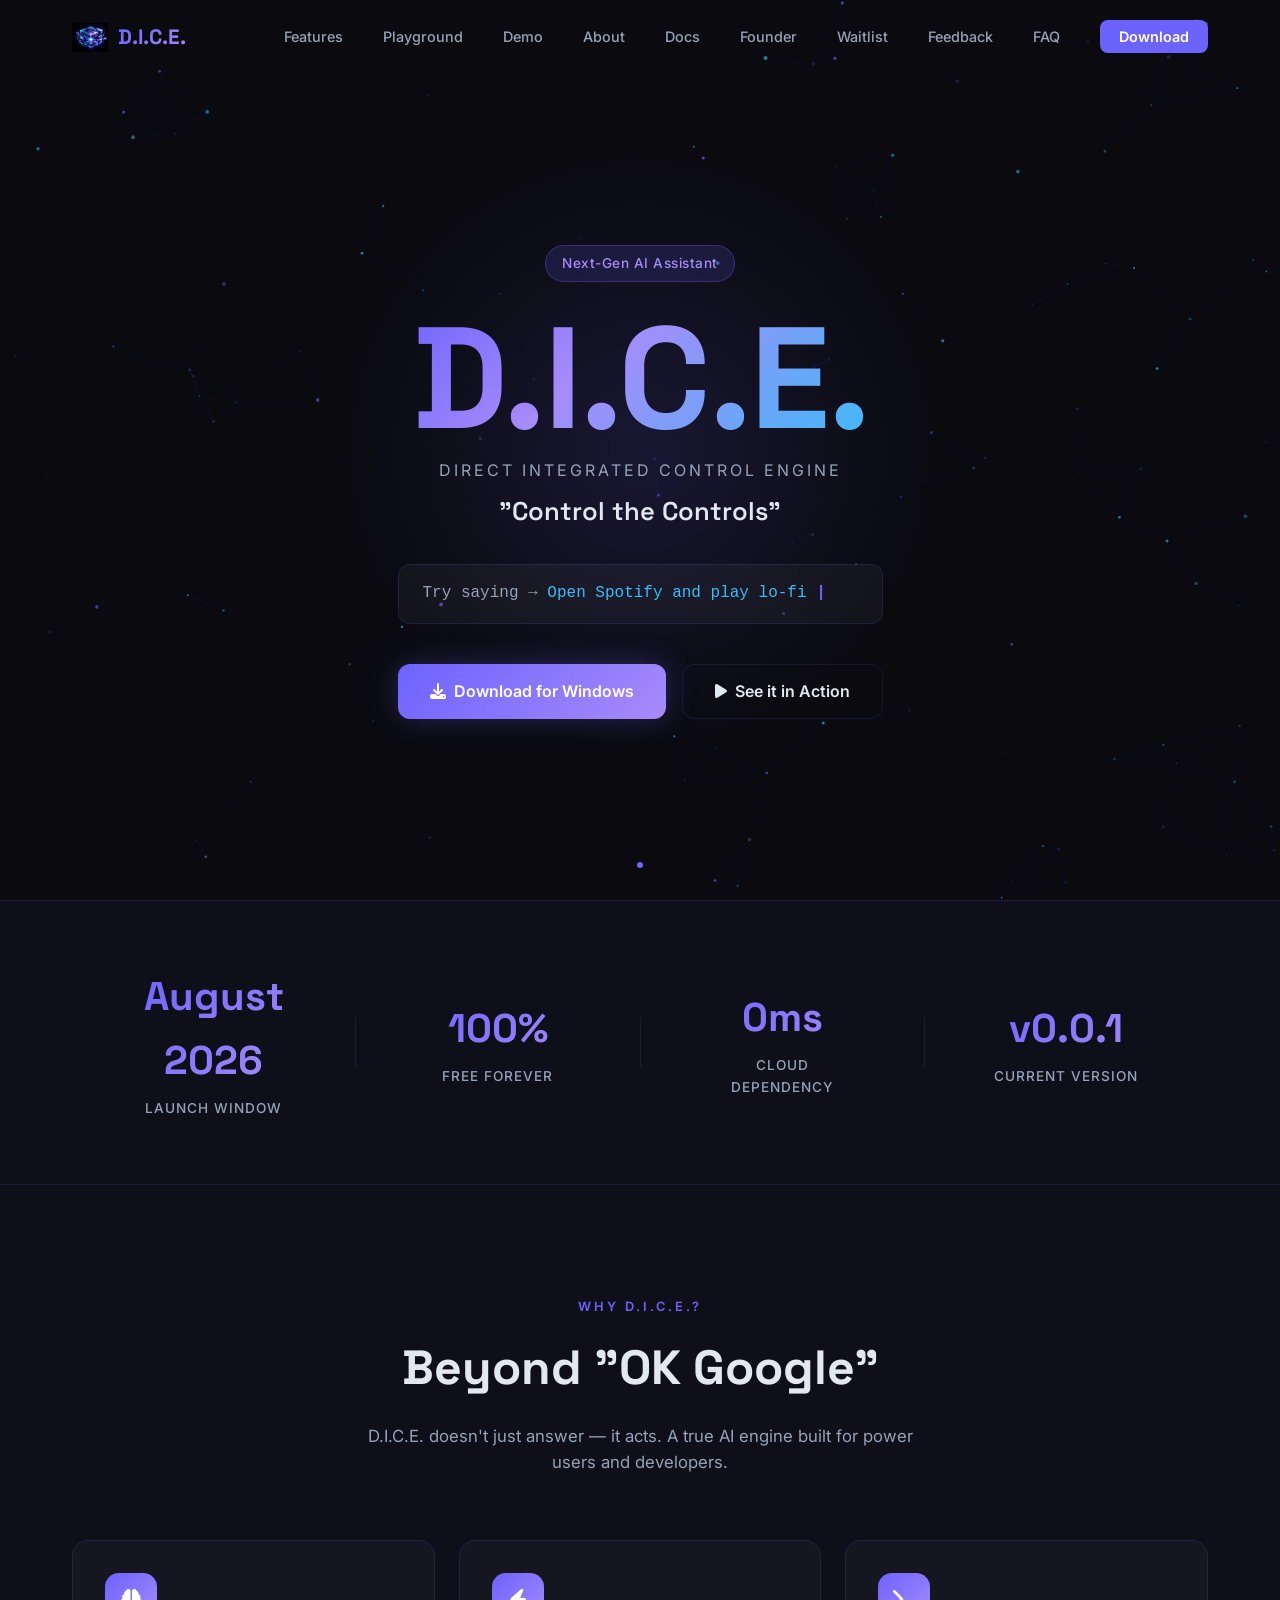
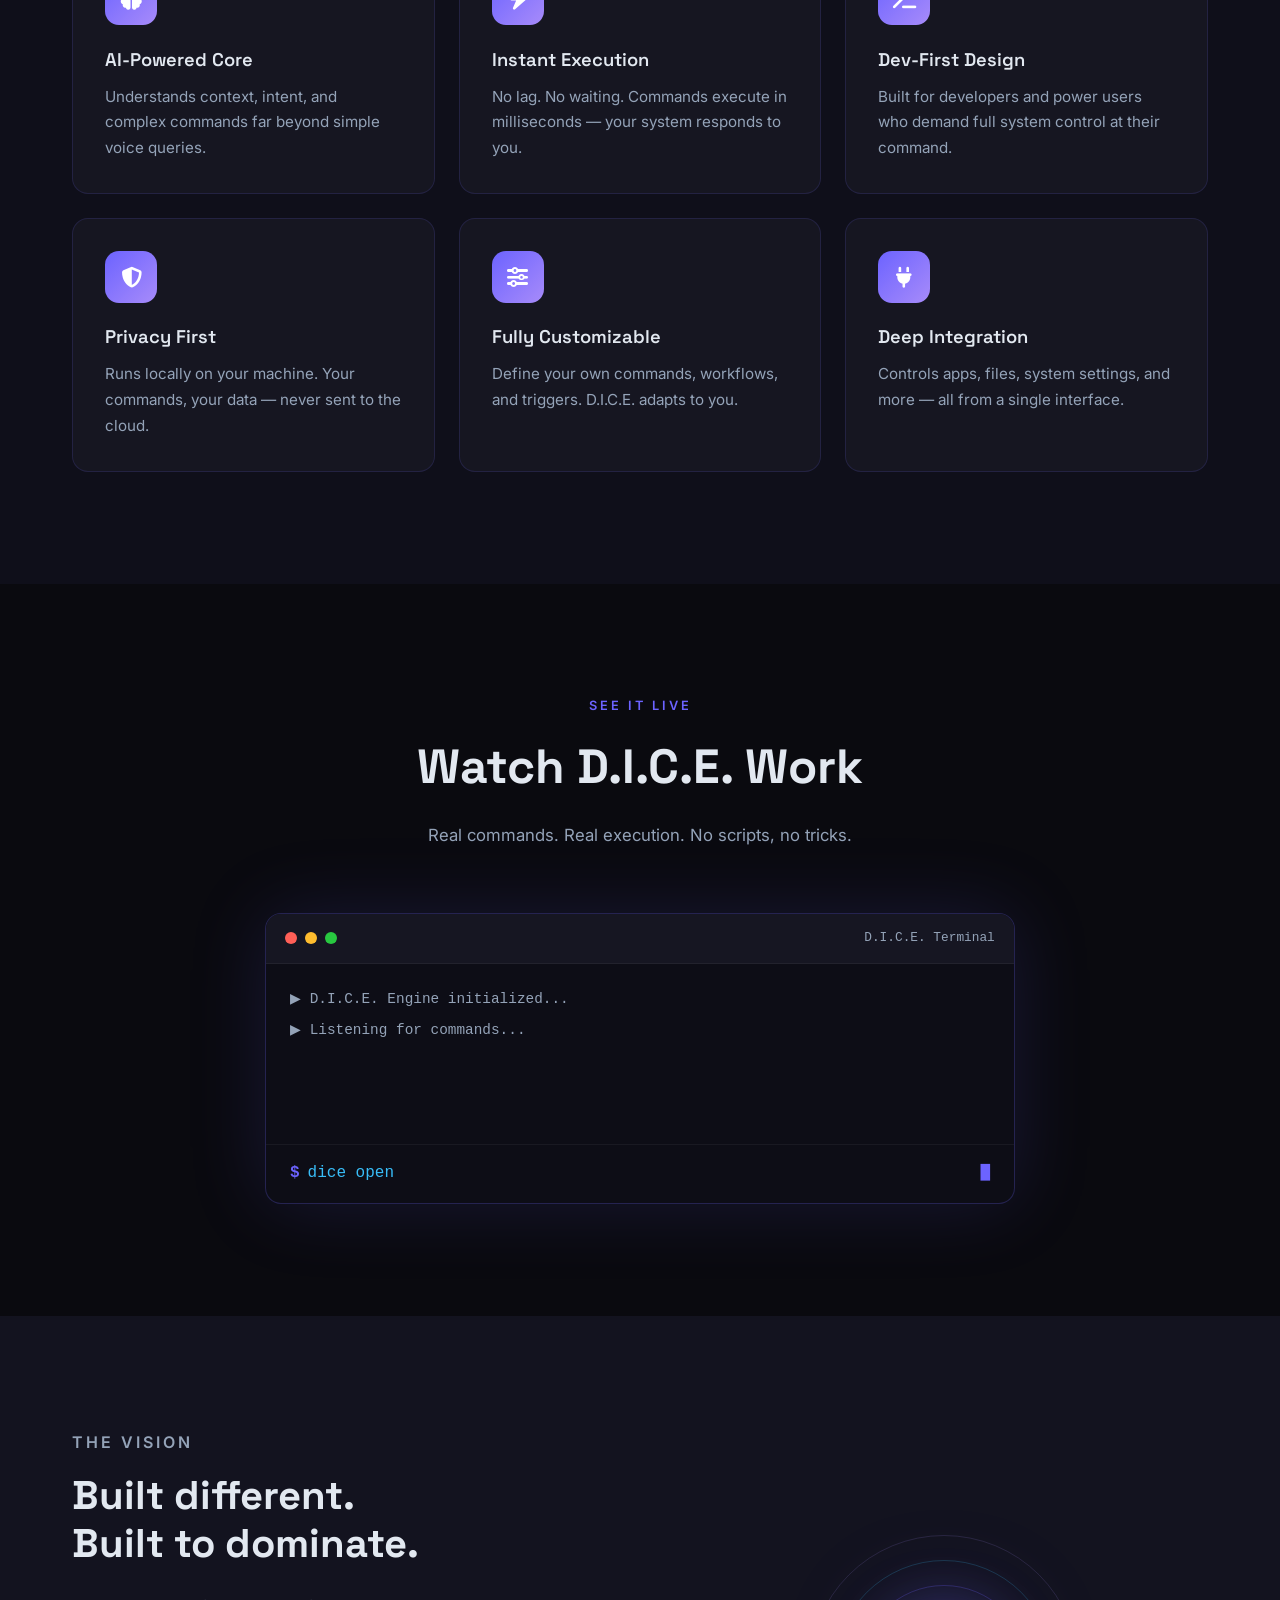
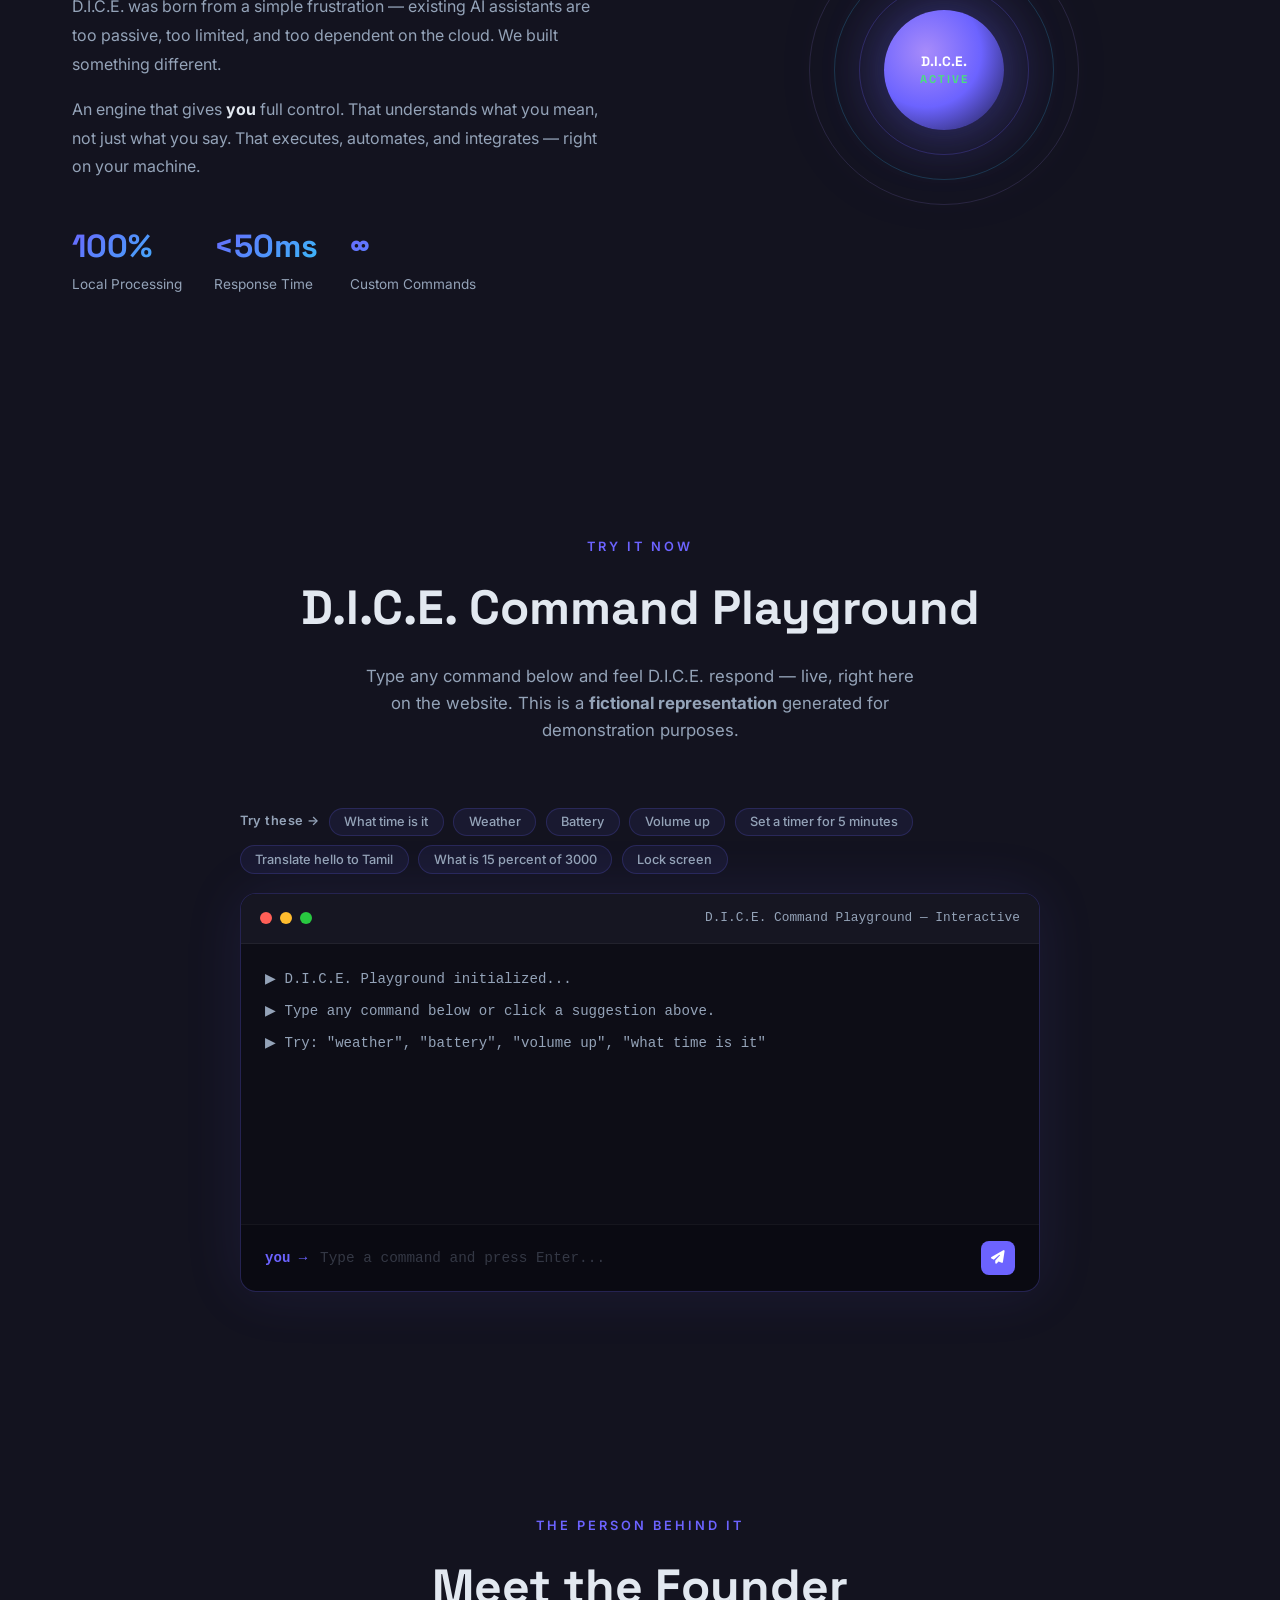
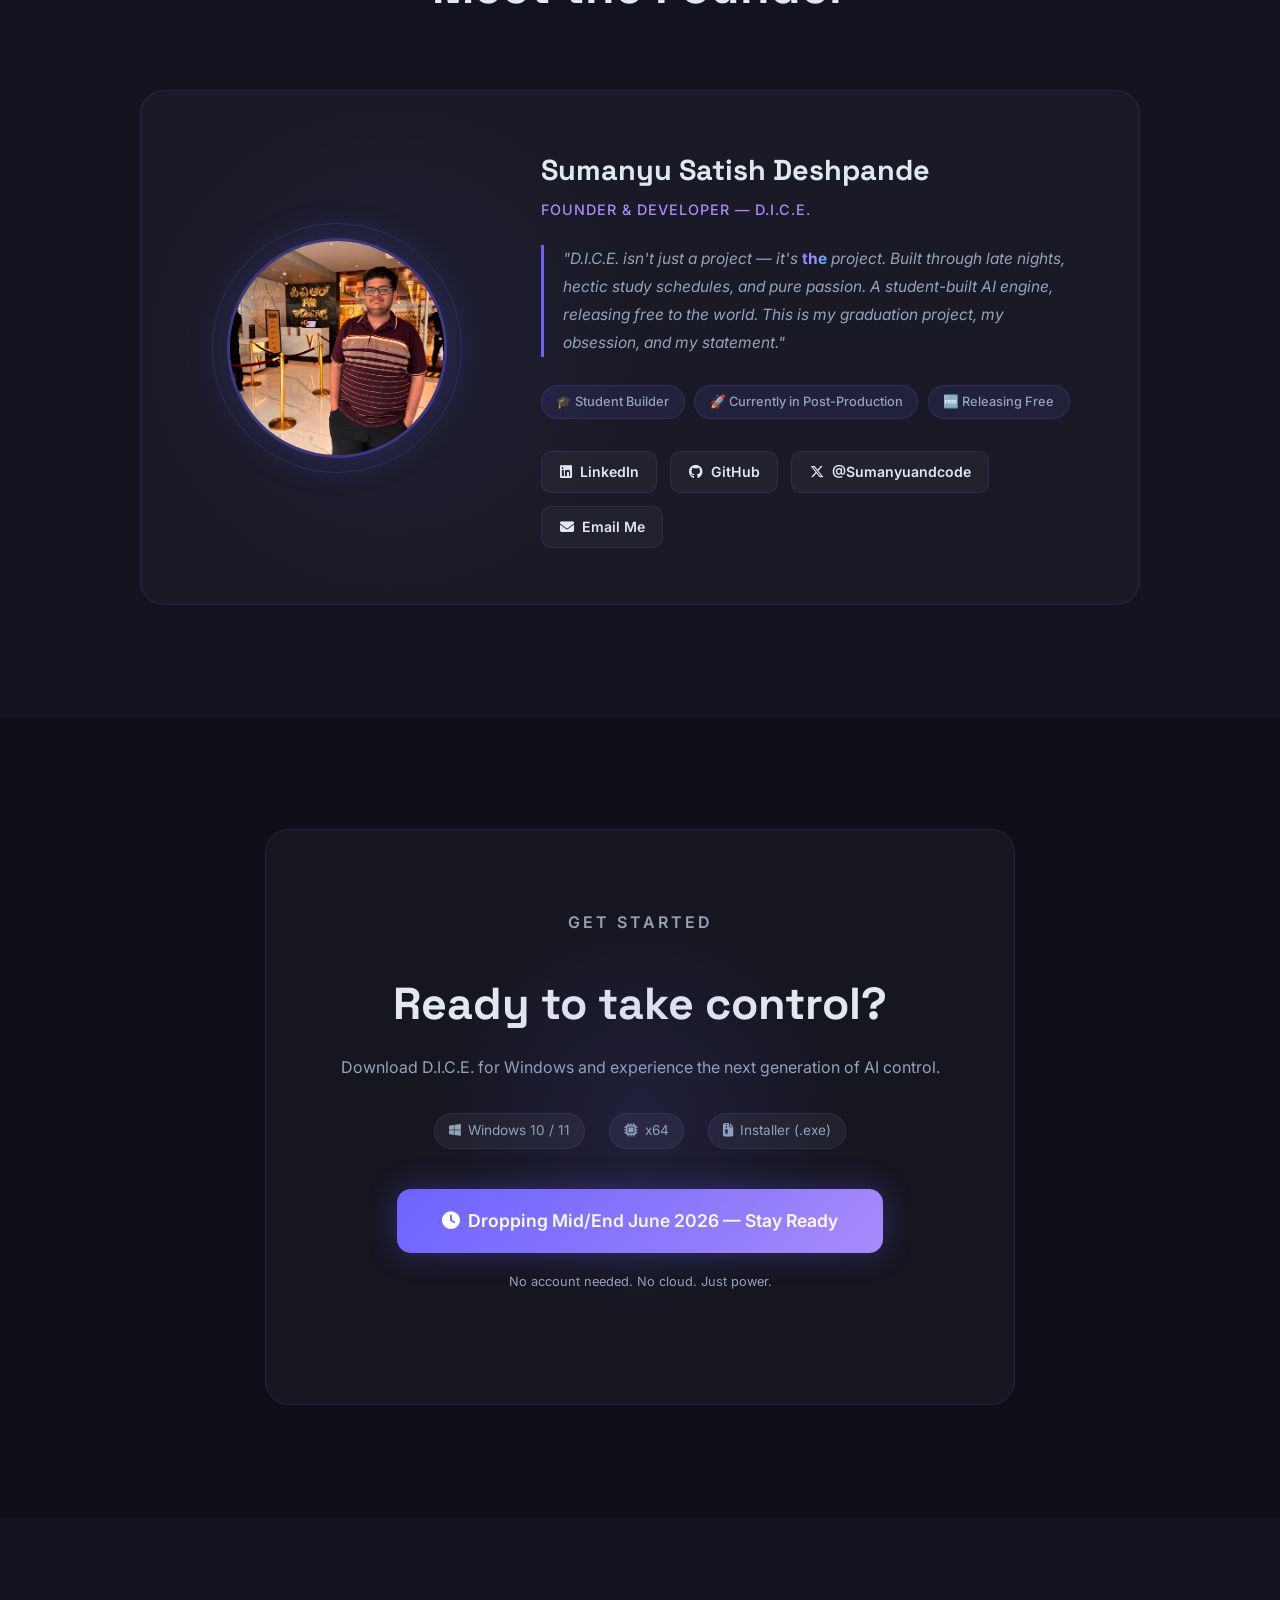
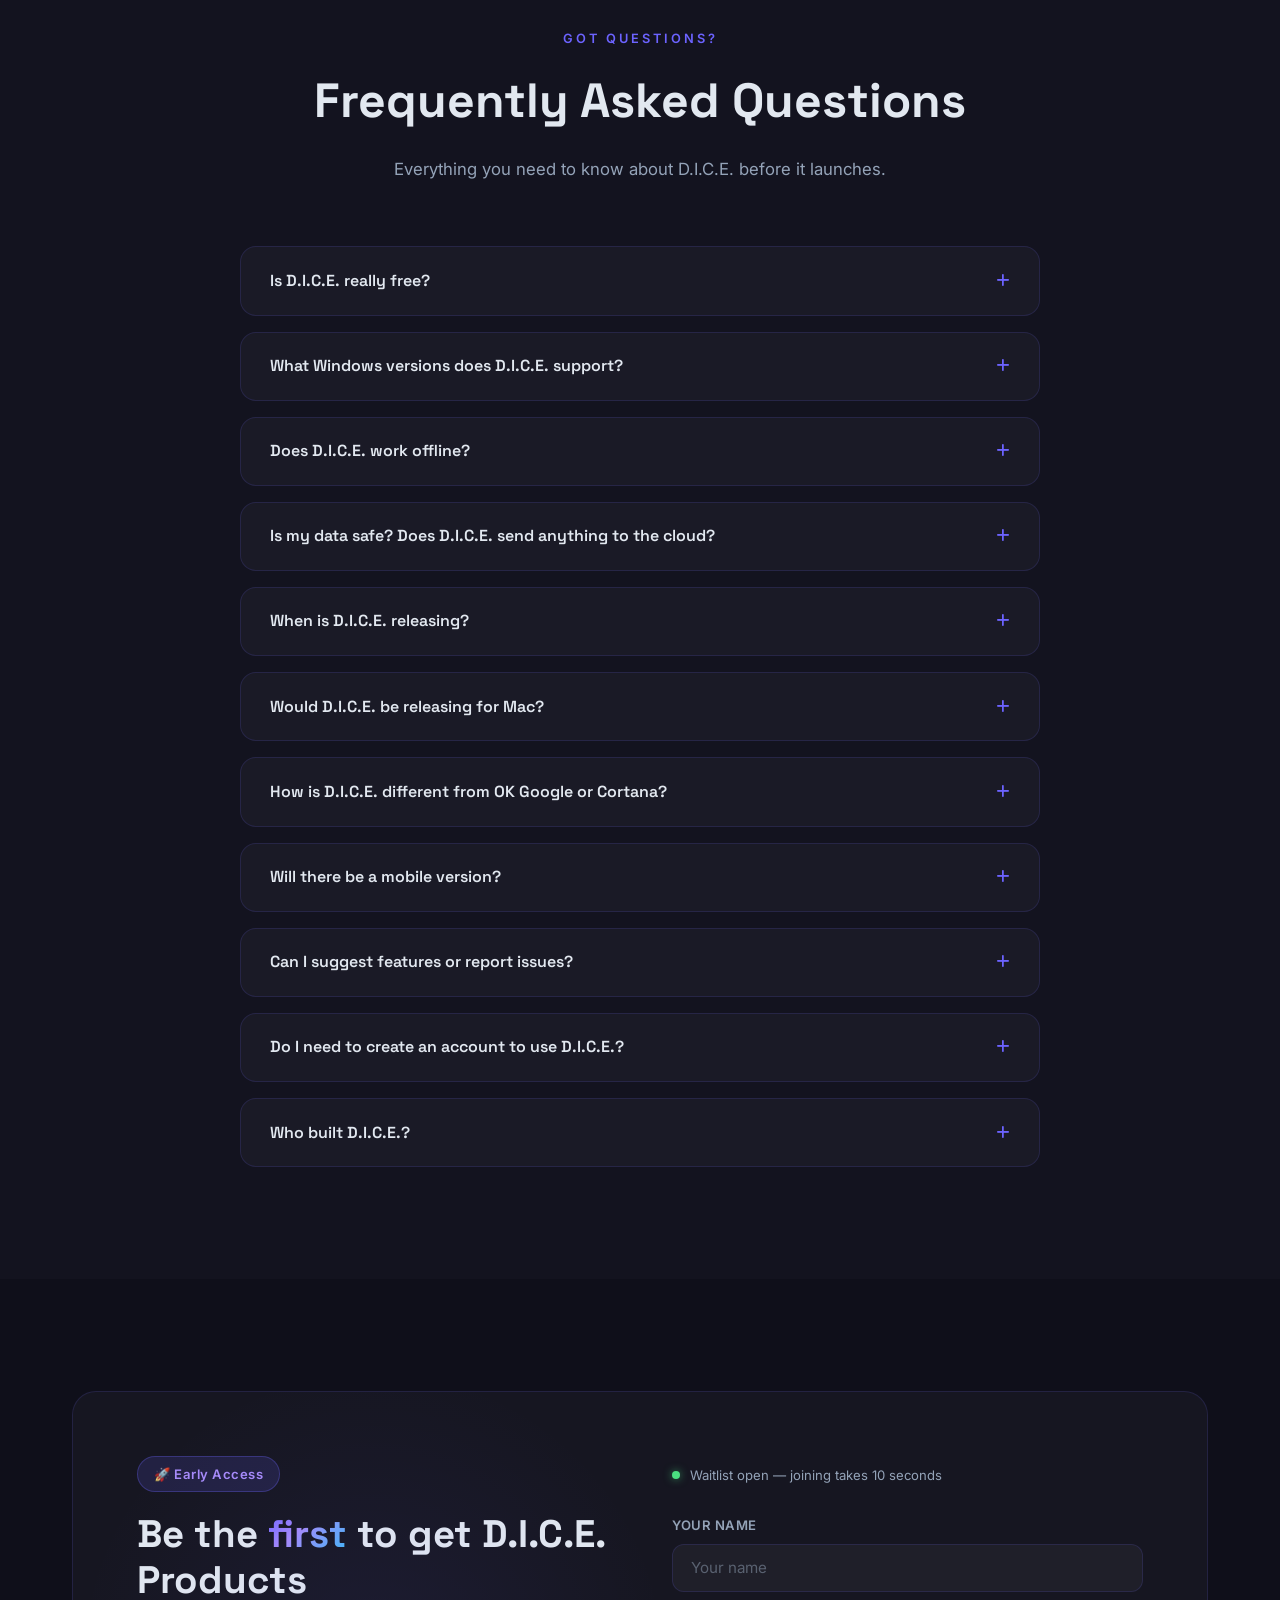
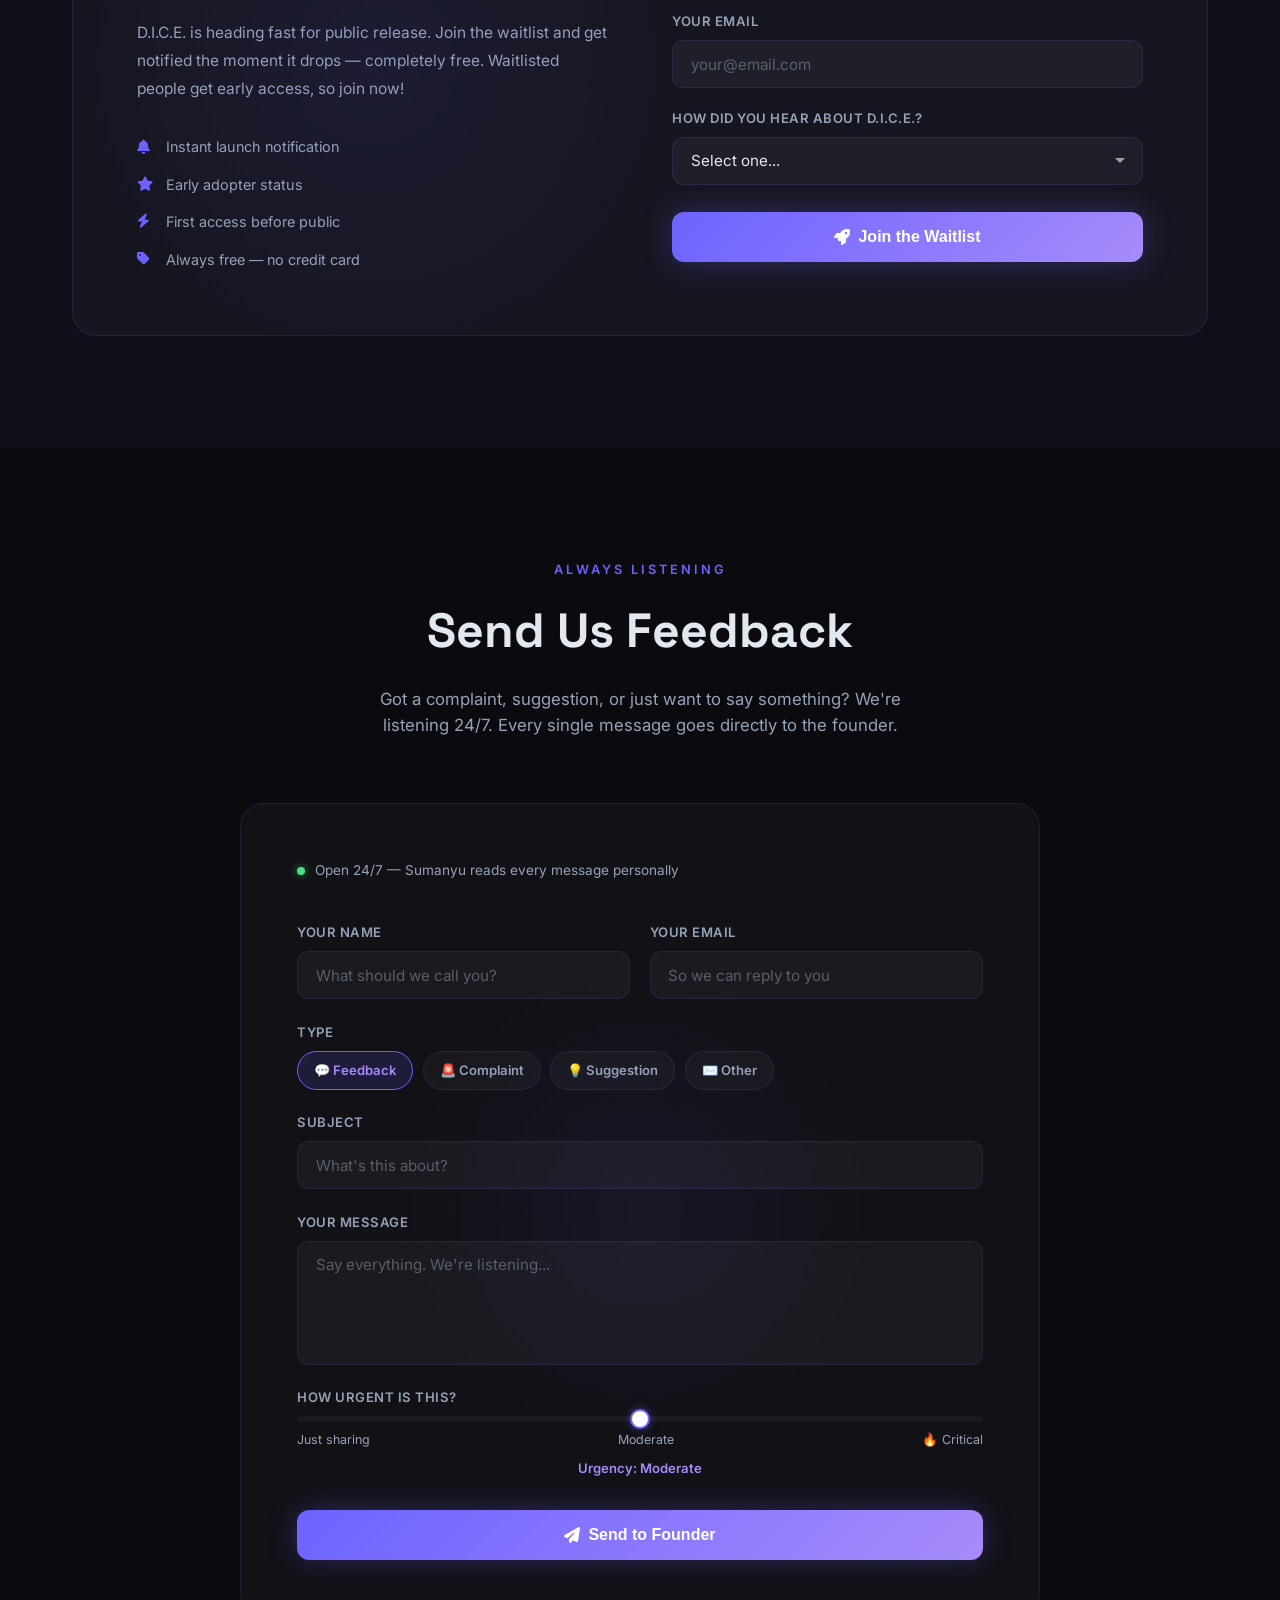
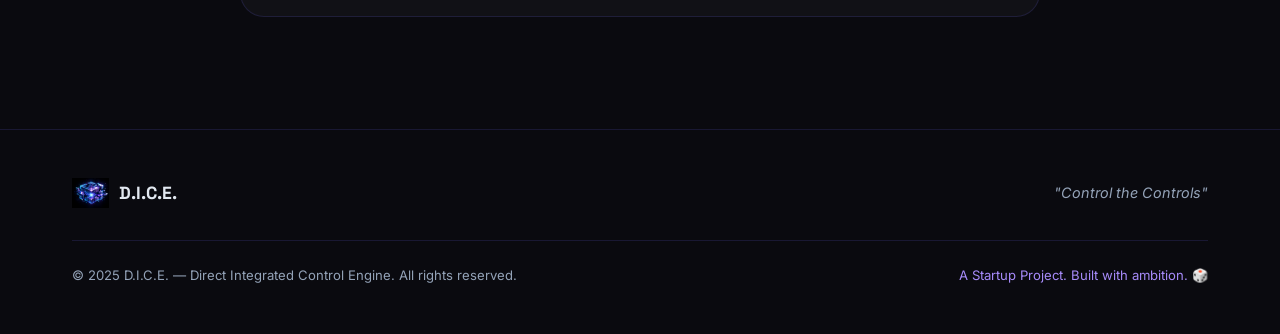
<file: index.html>
<!DOCTYPE html>
<html lang="en">
<head>
  <meta charset="UTF-8" />
  <meta name="viewport" content="width=device-width, initial-scale=1.0"/>
  <title>D.I.C.E. — Control the Controls</title>
  <meta name="description" content="D.I.C.E. (Direct Integrated Control Engine) is a free AI-powered desktop assistant for Windows 11. More powerful than OK Google or Cortana. Built by a student, free for everyone, forever." />
  <meta name="keywords" content="DICE, AI assistant, desktop assistant, Windows AI, free AI tool, Direct Integrated Control Engine, voice assistant laptop, AI desktop control" />
  <meta name="author" content="Sumanyu Satish Deshpande" />
  <meta name="robots" content="index, follow" />
  <link rel="canonical" href="https://dice-website-omega.vercel.app/" />

  <!-- Open Graph -->
  <meta property="og:type" content="website" />
  <meta property="og:url" content="https://dice-website-omega.vercel.app/" />
  <meta property="og:title" content="D.I.C.E. — Control the Controls" />
  <meta property="og:description" content="The next generation AI desktop assistant for Windows 11. Free forever. Built by a student, for everyone." />
  <meta property="og:image" content="https://dice-website-omega.vercel.app/assets/images/dice-logo.png" />

  <!-- Twitter/X Card -->
  <meta name="twitter:card" content="summary_large_image" />
  <meta name="twitter:site" content="@Sumanyuandcode" />
  <meta name="twitter:title" content="D.I.C.E. — Control the Controls" />
  <meta name="twitter:description" content="The next generation AI desktop assistant for Windows 11. Free forever. Built by a student, for everyone." />
  <meta name="twitter:image" content="https://dice-website-omega.vercel.app/assets/images/dice-logo.png" />
  <link rel="icon" href="assets/images/dice-logo.png" />
  <link rel="stylesheet" href="assets/css/style.css" />
  <link rel="stylesheet" href="assets/css/animations.css" />
  <link href="https://fonts.googleapis.com/css2?family=Inter:wght@300;400;500;600;700;900&family=Space+Grotesk:wght@400;500;700&display=swap" rel="stylesheet"/>
  <link rel="stylesheet" href="https://cdnjs.cloudflare.com/ajax/libs/font-awesome/6.5.0/css/all.min.css"/>
</head>
<body>

  <!-- NAVBAR -->
  <nav class="navbar" id="navbar">
    <div class="nav-container">
      <div class="nav-logo">
        <img src="assets/images/dice-logo.png" alt="DICE Logo" />
        <span>D.I.C.E.</span>
      </div>
      <ul class="nav-links">
        <li><a href="#features">Features</a></li>
        <li><a href="#playground">Playground</a></li>
        <li><a href="#demo">Demo</a></li>
        <li><a href="#about">About</a></li>
        <li><a href="docs.html">Docs</a></li>
        <li><a href="founder.html">Founder</a></li>
        <li><a href="#waitlist">Waitlist</a></li>
        <li><a href="#feedback">Feedback</a></li>
        <li><a href="#faq">FAQ</a></li>
        <li><a href="#download" class="nav-cta">Download</a></li>
      </ul>
      <div class="hamburger" id="hamburger">
        <span></span><span></span><span></span>
      </div>
    </div>
  </nav>

  <!-- HERO -->
  <section class="hero" id="home">
    <canvas id="particles-canvas"></canvas>
    <div class="hero-content">
      <div class="hero-badge reveal">Next-Gen AI Assistant</div>
      <h1 class="hero-title reveal">
        <span class="gradient-text">D.I.C.E.</span>
      </h1>
      <p class="hero-subtitle reveal">Direct Integrated Control Engine</p>
      <p class="hero-tagline reveal">"Control the Controls"</p>
      <div class="typewriter-container reveal">
        <span class="typewriter-prefix">Try saying → </span>
        <span class="typewriter" id="typewriter"></span>
        <span class="cursor">|</span>
      </div>
      <div class="hero-buttons reveal">
        <a href="#download" class="btn-primary">
          <i class="fa-solid fa-download"></i> Download for Windows
        </a>
        <a href="#demo" class="btn-secondary">
          <i class="fa-solid fa-play"></i> See it in Action
        </a>
      </div>
    </div>
    <div class="hero-glow"></div>
    <div class="scroll-indicator">
      <div class="scroll-dot"></div>
    </div>
  </section>

  <!-- STATS BAR -->
  <section class="stats-bar">
    <div class="container">
      <div class="stats-row">
        <div class="stat-item reveal">
          <h3>August 2026</h3>
          <p>Launch Window</p>
        </div>
        <div class="stat-divider"></div>
        <div class="stat-item reveal">
          <h3>100%</h3>
          <p>Free Forever</p>
        </div>
        <div class="stat-divider"></div>
        <div class="stat-item reveal">
          <h3>0ms</h3>
          <p>Cloud Dependency</p>
        </div>
        <div class="stat-divider"></div>
        <div class="stat-item reveal">
          <h3>v0.0.1</h3>
          <p>Current Version</p>
        </div>
      </div>
    </div>
  </section>

  <!-- FEATURES -->
  <section class="features" id="features">
    <div class="container">
      <div class="section-header reveal">
        <p class="section-label">Why D.I.C.E.?</p>
        <h2>Beyond "OK Google"</h2>
        <p class="section-desc">D.I.C.E. doesn't just answer — it acts. A true AI engine built for power users and developers.</p>
      </div>
      <div class="features-grid">
        <div class="feature-card reveal">
          <div class="feature-icon"><i class="fa-solid fa-brain"></i></div>
          <h3>AI-Powered Core</h3>
          <p>Understands context, intent, and complex commands far beyond simple voice queries.</p>
        </div>
        <div class="feature-card reveal">
          <div class="feature-icon"><i class="fa-solid fa-bolt"></i></div>
          <h3>Instant Execution</h3>
          <p>No lag. No waiting. Commands execute in milliseconds — your system responds to you.</p>
        </div>
        <div class="feature-card reveal">
          <div class="feature-icon"><i class="fa-solid fa-terminal"></i></div>
          <h3>Dev-First Design</h3>
          <p>Built for developers and power users who demand full system control at their command.</p>
        </div>
        <div class="feature-card reveal">
          <div class="feature-icon"><i class="fa-solid fa-shield-halved"></i></div>
          <h3>Privacy First</h3>
          <p>Runs locally on your machine. Your commands, your data — never sent to the cloud.</p>
        </div>
        <div class="feature-card reveal">
          <div class="feature-icon"><i class="fa-solid fa-sliders"></i></div>
          <h3>Fully Customizable</h3>
          <p>Define your own commands, workflows, and triggers. D.I.C.E. adapts to you.</p>
        </div>
        <div class="feature-card reveal">
          <div class="feature-icon"><i class="fa-solid fa-plug"></i></div>
          <h3>Deep Integration</h3>
          <p>Controls apps, files, system settings, and more — all from a single interface.</p>
        </div>
      </div>
    </div>
  </section>

  <!-- DEMO -->
  <section class="demo-section" id="demo">
    <div class="container">
      <div class="section-header reveal">
        <p class="section-label">See It Live</p>
        <h2>Watch D.I.C.E. Work</h2>
        <p class="section-desc">Real commands. Real execution. No scripts, no tricks.</p>
      </div>
      <div class="demo-window reveal">
        <div class="demo-topbar">
          <span class="dot red"></span>
          <span class="dot yellow"></span>
          <span class="dot green"></span>
          <span class="demo-title">D.I.C.E. Terminal</span>
        </div>
        <div class="demo-body" id="demo-body">
          <div class="demo-line system">▶ D.I.C.E. Engine initialized...</div>
          <div class="demo-line system">▶ Listening for commands...</div>
        </div>
        <div class="demo-input-row">
          <span class="demo-prompt">$</span>
          <span class="demo-input" id="demo-input"></span>
          <span class="demo-cursor">█</span>
        </div>
      </div>
    </div>
  </section>

  <!-- ABOUT -->
  <section class="about" id="about">
    <div class="container">
      <div class="about-grid">
        <div class="about-text reveal">
          <p class="section-label">The Vision</p>
          <h2>Built different.<br/>Built to dominate.</h2>
          <p>D.I.C.E. was born from a simple frustration — existing AI assistants are too passive, too limited, and too dependent on the cloud. We built something different.</p>
          <p>An engine that gives <strong>you</strong> full control. That understands what you mean, not just what you say. That executes, automates, and integrates — right on your machine.</p>
          <div class="about-stats">
            <div class="stat">
              <h3>100%</h3>
              <p>Local Processing</p>
            </div>
            <div class="stat">
              <h3>&lt;50ms</h3>
              <p>Response Time</p>
            </div>
            <div class="stat">
              <h3>∞</h3>
              <p>Custom Commands</p>
            </div>
          </div>
        </div>
        <div class="about-visual reveal">
          <div class="orb-container">
            <div class="orb"></div>
            <div class="orb-ring ring1"></div>
            <div class="orb-ring ring2"></div>
            <div class="orb-ring ring3"></div>
            <div class="orb-label">D.I.C.E.<br/><span>ACTIVE</span></div>
          </div>
        </div>
      </div>
    </div>
  </section>

  <!-- PLAYGROUND -->
  <section class="playground" id="playground">
    <div class="container">
      <div class="section-header reveal">
        <p class="section-label">Try It Now</p>
        <h2>D.I.C.E. Command Playground</h2>
        <p class="section-desc">Type any command below and feel D.I.C.E. respond — live, right here on the website. This is a <b>fictional representation</b> generated for demonstration purposes.</p>
      </div>
      <div class="playground-wrap reveal">
        <div class="pg-suggestions">
          <span class="pg-suggestions-label">Try these →</span>
          <button class="pg-suggestion">What time is it</button>
          <button class="pg-suggestion">Weather</button>
          <button class="pg-suggestion">Battery</button>
          <button class="pg-suggestion">Volume up</button>
          <button class="pg-suggestion">Set a timer for 5 minutes</button>
          <button class="pg-suggestion">Translate hello to Tamil</button>
          <button class="pg-suggestion">What is 15 percent of 3000</button>
          <button class="pg-suggestion">Lock screen</button>
        </div>
        <div class="playground-window">
          <div class="demo-topbar">
            <span class="dot red"></span>
            <span class="dot yellow"></span>
            <span class="dot green"></span>
            <span class="demo-title">D.I.C.E. Command Playground — Interactive</span>
          </div>
          <div class="playground-body" id="playground-body">
            <div class="pg-line pg-system">▶ D.I.C.E. Playground initialized...</div>
            <div class="pg-line pg-system">▶ Type any command below or click a suggestion above.</div>
            <div class="pg-line pg-system">▶ Try: "weather", "battery", "volume up", "what time is it"</div>
          </div>
          <div class="playground-input-row">
            <span class="pg-input-prompt">you →</span>
            <input type="text" id="playground-input" placeholder="Type a command and press Enter..." autocomplete="off" />
            <button id="playground-send" class="pg-send-btn">
              <i class="fa-solid fa-paper-plane"></i>
            </button>
          </div>
        </div>
      </div>
    </div>
  </section>

  <!-- FOUNDER -->
  <section class="founder" id="founder">
    <div class="container">
      <div class="section-header reveal">
        <p class="section-label">The Person Behind It</p>
        <h2>Meet the Founder</h2>
      </div>
      <div class="founder-card reveal">
        <div class="founder-glow"></div>
        <div class="founder-photo-wrap">
          <img src="assets/images/sumanyu.jpg" alt="Sumanyu Satish Deshpande" class="founder-photo"/>
          <div class="founder-photo-ring"></div>
        </div>
        <div class="founder-info">
          <h3>Sumanyu Satish Deshpande</h3>
          <p class="founder-role">Founder & Developer — D.I.C.E.</p>
          <blockquote class="founder-quote">
            "D.I.C.E. isn't just a project — it's <span class="gradient-text">the</span> project. Built through late nights, hectic study schedules, and pure passion. A student-built AI engine, releasing free to the world. This is my graduation project, my obsession, and my statement."
          </blockquote>
          <div class="founder-badge">
            <span>🎓 Student Builder</span>
            <span>🚀 Currently in Post-Production</span>
            <span>🆓 Releasing Free</span>
          </div>
          <div class="founder-socials">
            <a href="https://www.linkedin.com/in/sumanyu-deshpande-0a2268330/" target="_blank" class="social-btn linkedin">
              <i class="fa-brands fa-linkedin"></i> LinkedIn
            </a>
            <a href="https://github.com/SumanyuDeshpande" target="_blank" class="social-btn github">
              <i class="fa-brands fa-github"></i> GitHub
            </a>
            <a href="https://x.com/Sumanyuandcode" target="_blank" class="social-btn twitter">
              <i class="fa-brands fa-x-twitter"></i> @Sumanyuandcode
            </a>
            <a href="mailto:thesumanyu999@gmail.com" class="social-btn email">
              <i class="fa-solid fa-envelope"></i> Email Me
            </a>
          </div>
        </div>
      </div>
    </div>
  </section>

  <!-- DOWNLOAD -->
  <section class="download" id="download">
    <div class="container">
      <div class="download-card reveal">
        <div class="download-glow"></div>
        <p class="section-label">Get Started</p>
        <h2>Ready to take control?</h2>
        <p>Download D.I.C.E. for Windows and experience the next generation of AI control.</p>
        <div class="download-meta">
          <span><i class="fa-brands fa-windows"></i> Windows 10 / 11</span>
          <span><i class="fa-solid fa-microchip"></i> x64</span>
          <span><i class="fa-solid fa-file-zipper"></i> Installer (.exe)</span>
        </div>
        <a href="#" class="btn-primary btn-large" id="download-btn">
          <i class="fa-solid fa-clock"></i> Dropping Mid/End June 2026 — Stay Ready
        </a>
        <p class="download-note">No account needed. No cloud. Just power.</p>
      </div>
    </div>
  </section>

  <!-- FAQ -->
  <section class="faq" id="faq">
    <div class="container">
      <div class="section-header reveal">
        <p class="section-label">Got Questions?</p>
        <h2>Frequently Asked Questions</h2>
        <p class="section-desc">Everything you need to know about D.I.C.E. before it launches.</p>
      </div>
      <div class="faq-grid">

        <div class="faq-item reveal">
          <div class="faq-question">
            <span>Is D.I.C.E. really free?</span>
            <i class="fa-solid fa-plus faq-icon"></i>
          </div>
          <div class="faq-answer">
            <p>Yes — completely, unconditionally, forever free. No subscriptions, no hidden charges, no "premium tier". D.I.C.E. was built on the philosophy that powerful tools should be accessible to everyone. That's not a marketing line — it's the entire point.</p>
          </div>
        </div>

        <div class="faq-item reveal">
          <div class="faq-question">
            <span>What Windows versions does D.I.C.E. support?</span>
            <i class="fa-solid fa-plus faq-icon"></i>
          </div>
          <div class="faq-answer">
            <p>D.I.C.E. currently supports <strong>Windows 11 only</strong>. This ensures the best performance and deepest system integration possible. Support for other platforms is something we're thinking about for the future as D.I.C.E. grows.</p>
          </div>
        </div>

        <div class="faq-item reveal">
          <div class="faq-question">
            <span>Does D.I.C.E. work offline?</span>
            <i class="fa-solid fa-plus faq-icon"></i>
          </div>
          <div class="faq-answer">
            <p>Partially. Many core commands — like opening apps, managing files, controlling system settings — work completely offline. However, some AI-powered features that require real-time data or cloud intelligence do need an internet connection. Think of it as: your machine's controls are always yours, even offline.</p>
          </div>
        </div>

        <div class="faq-item reveal">
          <div class="faq-question">
            <span>Is my data safe? Does D.I.C.E. send anything to the cloud?</span>
            <i class="fa-solid fa-plus faq-icon"></i>
          </div>
          <div class="faq-answer">
            <p>Your privacy is a core design principle of D.I.C.E. All command processing happens <strong>locally on your device</strong> — your voice, your commands, your data never leave your machine unless a specific feature explicitly requires internet (like a web search command). No surveillance, no data harvesting, ever.</p>
          </div>
        </div>

        <div class="faq-item reveal">
          <div class="faq-question">
            <span>When is D.I.C.E. releasing?</span>
            <i class="fa-solid fa-plus faq-icon"></i>
          </div>
          <div class="faq-answer">
            <p>D.I.C.E. is currently being pushed further to ensure it launches at its absolute best. The new release window is <strong>Mid to End of June 2026</strong>. Join the waitlist above to get notified the exact moment it drops. Good things take time. 🎲</p>
          </div>
        </div>

        <div class="faq-item reveal">
          <div class="faq-question">
            <span>Would D.I.C.E. be releasing for Mac?</span>
            <i class="fa-solid fa-plus faq-icon"></i>
          </div>
          <div class="faq-answer">
            <p>Siri is doing pretty good in Mac OS. <strong>Do you want it in Mac also?</strong> — Provide your suggestion in the feedback form given on the page. 🎲</p>
          </div>
        </div>

        <div class="faq-item reveal">
          <div class="faq-question">
            <span>How is D.I.C.E. different from OK Google or Cortana?</span>
            <i class="fa-solid fa-plus faq-icon"></i>
          </div>
          <div class="faq-answer">
            <p>OK Google and Cortana are passive assistants — they answer questions and do simple tasks. D.I.C.E. is an <strong>execution engine</strong>. It understands context, runs complex multi-step commands, integrates deeply with your system, works for developers and power users, processes locally, and gives you control that no other assistant does. Oh, and it's free. They aren't.</p>
          </div>
        </div>

        <div class="faq-item reveal">
          <div class="faq-question">
            <span>Will there be a mobile version?</span>
            <i class="fa-solid fa-plus faq-icon"></i>
          </div>
          <div class="faq-answer">
            <p>A mobile version is in the pipeline — but not anytime soon. D.I.C.E. is built for laptops first, where it's needed most. Once D.I.C.E. grows and establishes itself on desktop, expanding to mobile is absolutely on the horizon. Stay tuned. 🚀</p>
          </div>
        </div>

        <div class="faq-item reveal">
          <div class="faq-question">
            <span>Can I suggest features or report issues?</span>
            <i class="fa-solid fa-plus faq-icon"></i>
          </div>
          <div class="faq-answer">
            <p>Absolutely — and we genuinely want you to. Use the <a href="#feedback" style="color:var(--accent2)">Feedback form</a> on this page. Every message goes directly to the founder and is read personally. D.I.C.E. will be shaped by its community — your voice matters here.</p>
          </div>
        </div>

        <div class="faq-item reveal">
          <div class="faq-question">
            <span>Do I need to create an account to use D.I.C.E.?</span>
            <i class="fa-solid fa-plus faq-icon"></i>
          </div>
          <div class="faq-answer">
            <p>No account. No login. No sign-up. Download, install, and you're in control instantly. D.I.C.E. believes your tools shouldn't require you to hand over your identity just to use them.</p>
          </div>
        </div>

        <div class="faq-item reveal">
          <div class="faq-question">
            <span>Who built D.I.C.E.?</span>
            <i class="fa-solid fa-plus faq-icon"></i>
          </div>
          <div class="faq-answer">
            <p>D.I.C.E. was built by <strong>Sumanyu Satish Deshpande</strong> — a B.Tech ECE student at PES University, Bengaluru. Built solo, from scratch, during college — balancing studies and passion. This is his graduation project, his obsession, and his statement to the world. <a href="founder.html" style="color:var(--accent2)">Meet the founder →</a></p>
          </div>
        </div>

      </div>
    </div>
  </section>

  <!-- WAITLIST -->
  <section class="waitlist" id="waitlist">
    <div class="container">
      <div class="waitlist-card reveal">
        <div class="waitlist-glow"></div>
        <div class="waitlist-left">
          <div class="waitlist-badge">🚀 Early Access</div>
          <h2>Be the <span class="gradient-text">first</span> to get D.I.C.E. Products </h2>
          <p>D.I.C.E. is heading fast for public release. Join the waitlist and get notified the moment it drops — completely free. Waitlisted people get early access, so join now!</p>
          <div class="waitlist-perks">
            <div class="waitlist-perk">
              <i class="fa-solid fa-bell"></i>
              <span>Instant launch notification</span>
            </div>
            <div class="waitlist-perk">
              <i class="fa-solid fa-star"></i>
              <span>Early adopter status</span>
            </div>
            <div class="waitlist-perk">
              <i class="fa-solid fa-bolt"></i>
              <span>First access before public</span>
            </div>
            <div class="waitlist-perk">
              <i class="fa-solid fa-tag"></i>
              <span>Always free — no credit card</span>
            </div>
          </div>
        </div>
        <div class="waitlist-right">
          <div class="waitlist-status">
            <span class="waitlist-dot"></span>
            <span>Waitlist open — joining takes 10 seconds</span>
          </div>
          <form id="waitlist-form" action="https://formspree.io/f/xykbqrrj" method="POST">
            <div class="waitlist-field">
              <label>Your Name</label>
              <input type="text" name="name" placeholder="Your name" required />
            </div>
            <div class="waitlist-field">
              <label>Your Email</label>
              <input type="email" name="email" placeholder="your@email.com" required />
            </div>
            <div class="waitlist-field">
              <label>How did you hear about D.I.C.E.?</label>
              <select name="source">
                <option value="">Select one...</option>
                <option value="College">College / University</option>
                <option value="Friend">Friend / Word of mouth</option>
                <option value="Social Media">Social Media</option>
                <option value="GitHub">GitHub</option>
                <option value="Reddit">Reddit</option>
                <option value="Linkedin">Linkedin</option>
                <option value="Other">Other</option>
              </select>
            </div>
            <input type="hidden" name="subject" value="New D.I.C.E. Waitlist Signup!" />
            <button type="submit" class="btn-primary waitlist-btn">
              <i class="fa-solid fa-rocket"></i> Join the Waitlist
            </button>
          </form>
          <div class="waitlist-success" id="waitlist-success">
            <div class="success-icon">🎲</div>
            <h3>You're on the list!</h3>
            <p>We'll email you the moment D.I.C.E. launches. Get ready to take control.</p>
          </div>
        </div>
      </div>
    </div>
  </section>

  <!-- FEEDBACK -->
  <section class="feedback" id="feedback">
    <div class="container">
      <div class="section-header reveal">
        <p class="section-label">Always Listening</p>
        <h2>Send Us Feedback</h2>
        <p class="section-desc">Got a complaint, suggestion, or just want to say something? We're listening 24/7. Every single message goes directly to the founder.</p>
      </div>
      <div class="feedback-card reveal">
        <div class="feedback-glow"></div>
        <div class="feedback-status">
          <span class="feedback-dot"></span>
          <span>Open 24/7 — Sumanyu reads every message personally</span>
        </div>
        <form id="feedback-form" action="https://formspree.io/f/xaqlgrkq" method="POST">
          <div class="feedback-row">
            <div class="feedback-field">
              <label>Your Name</label>
              <input type="text" name="name" placeholder="What should we call you?" required />
            </div>
            <div class="feedback-field">
              <label>Your Email</label>
              <input type="email" name="email" placeholder="So we can reply to you" required />
            </div>
          </div>
          <div class="feedback-field">
            <label>Type</label>
            <div class="feedback-types">
              <input type="radio" name="type" id="type-feedback" value="Feedback" checked />
              <label for="type-feedback" class="type-label">💬 Feedback</label>
              <input type="radio" name="type" id="type-complaint" value="Complaint" />
              <label for="type-complaint" class="type-label">🚨 Complaint</label>
              <input type="radio" name="type" id="type-suggestion" value="Suggestion" />
              <label for="type-suggestion" class="type-label">💡 Suggestion</label>
              <input type="radio" name="type" id="type-other" value="Other" />
              <label for="type-other" class="type-label">✉️ Other</label>
            </div>
          </div>
          <div class="feedback-field">
            <label>Subject</label>
            <input type="text" name="subject" placeholder="What's this about?" required />
          </div>
          <div class="feedback-field">
            <label>Your Message</label>
            <textarea name="message" rows="5" placeholder="Say everything. We're listening..." required></textarea>
          </div>
          <div class="feedback-field">
            <label>How urgent is this?</label>
            <div class="urgency-slider-wrap">
              <input type="range" name="urgency" id="urgency" min="1" max="5" value="3" class="urgency-slider"/>
              <div class="urgency-labels">
                <span>Just sharing</span>
                <span>Moderate</span>
                <span>🔥 Critical</span>
              </div>
              <p class="urgency-value" id="urgency-value">Urgency: Moderate</p>
            </div>
          </div>
          <button type="submit" class="btn-primary feedback-btn">
            <i class="fa-solid fa-paper-plane"></i> Send to Founder
          </button>
        </form>
        <div class="feedback-success" id="feedback-success">
          <div class="success-icon">🎲</div>
          <h3>Message Received!</h3>
          <p>Sumanyu will read this personally. Thank you for helping make D.I.C.E. better.</p>
        </div>
      </div>
    </div>
  </section>

  <!-- FOOTER -->
  <footer class="footer">
    <div class="container">
      <div class="footer-top">
        <div class="footer-brand">
          <img src="assets/images/dice-logo.png" alt="DICE" />
          <span>D.I.C.E.</span>
        </div>
        <p class="footer-tagline">"Control the Controls"</p>
      </div>
      <div class="footer-bottom">
        <p>© 2025 D.I.C.E. — Direct Integrated Control Engine. All rights reserved.</p>
        <p class="footer-startup">A Startup Project. Built with ambition. 🎲</p>
      </div>
    </div>
  </footer>

  <script src="assets/js/particles.js"></script>
  <script src="assets/js/main.js"></script>
</body>
</html>
</file>
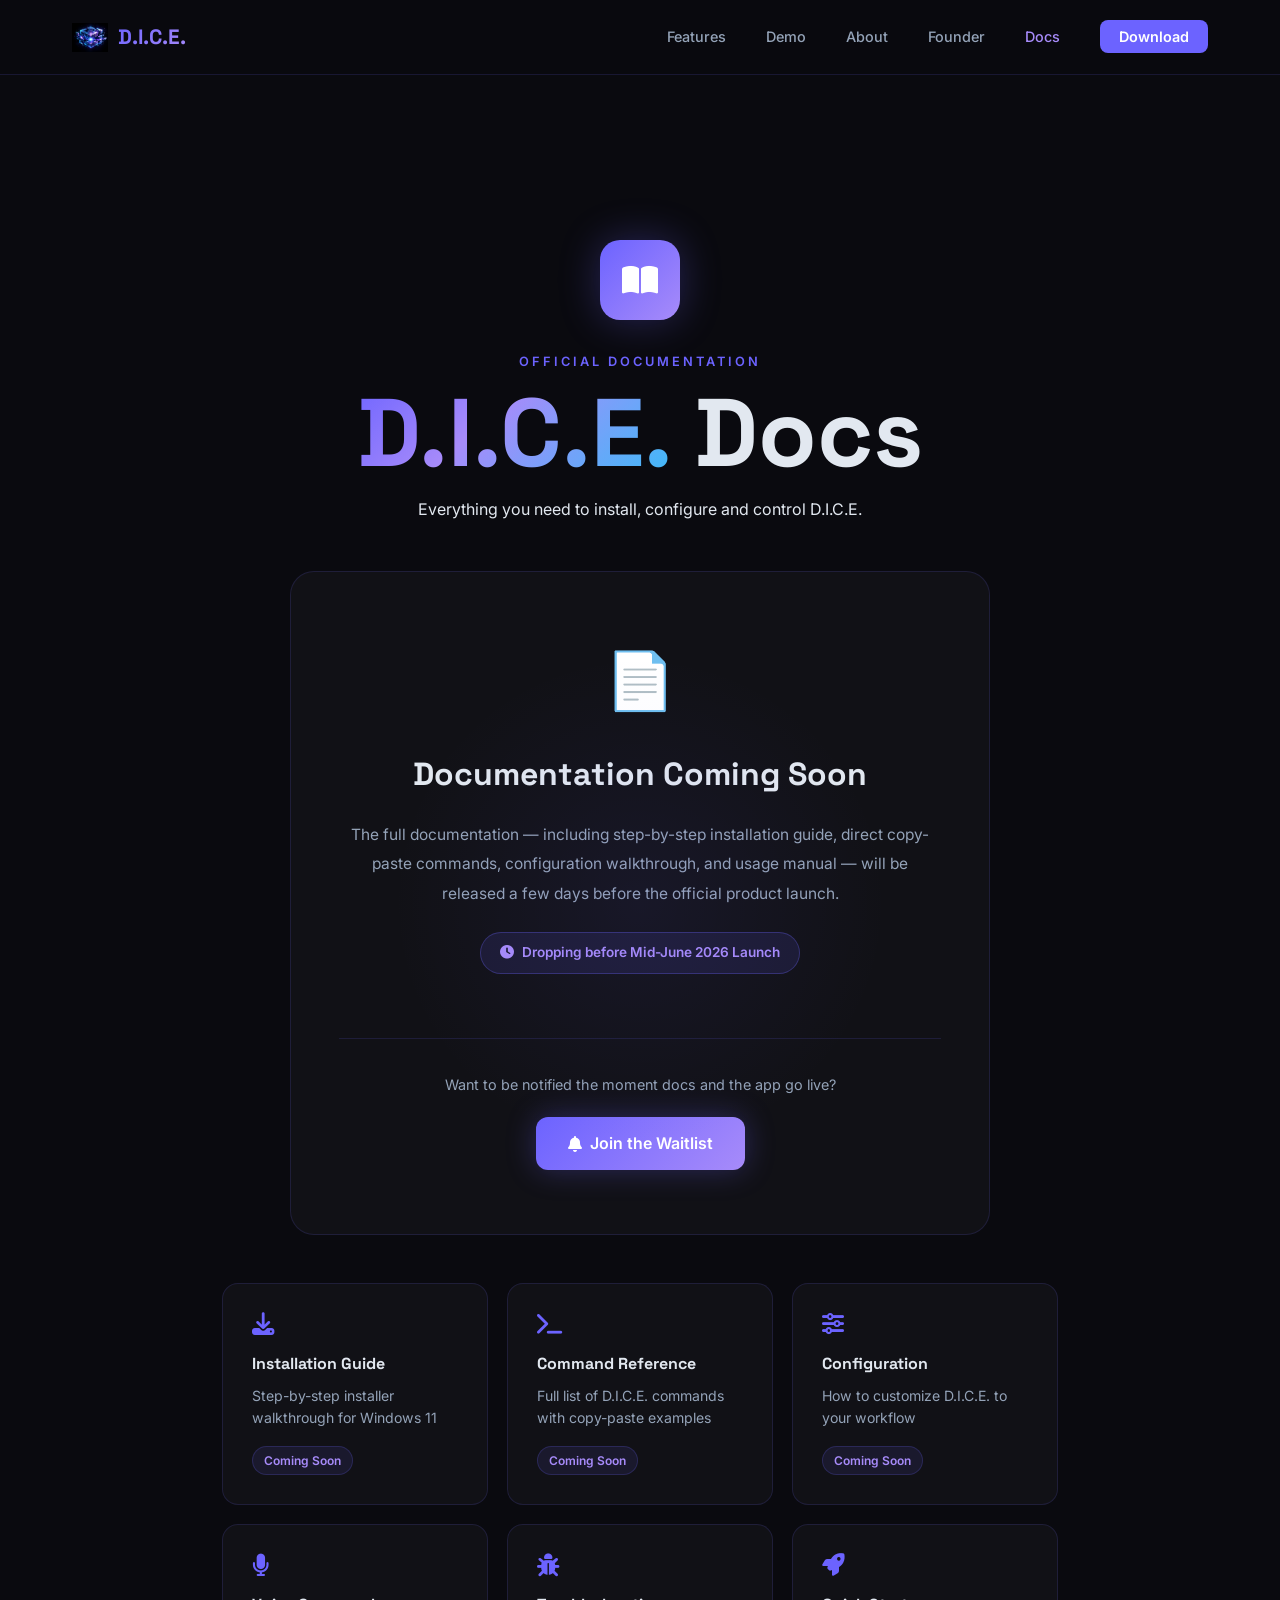
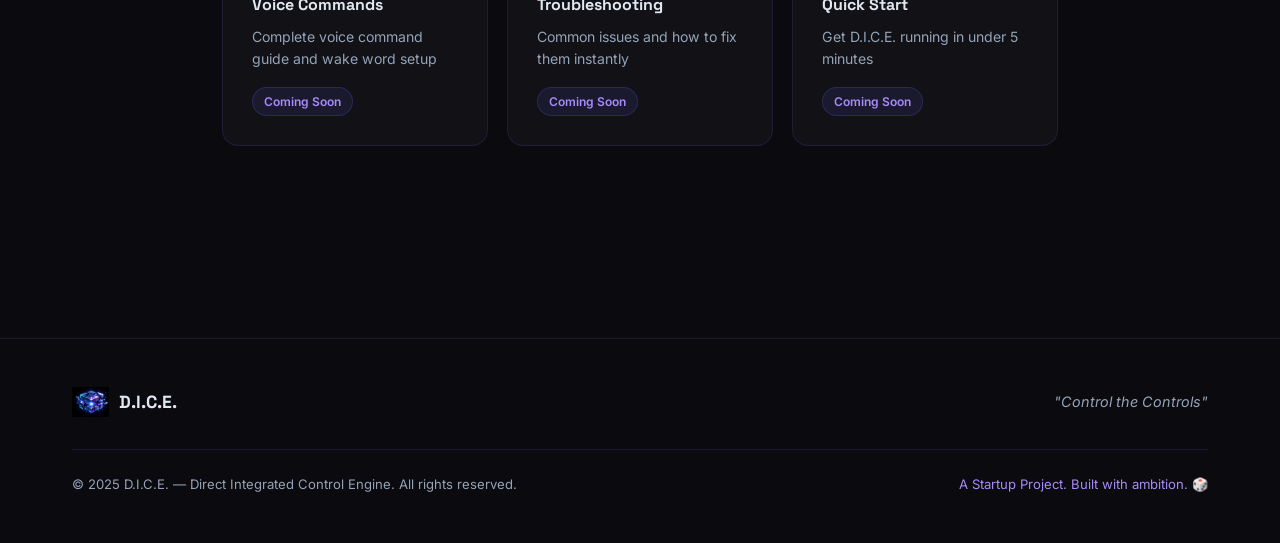
<file: docs.html>
<!DOCTYPE html>
<html lang="en">
<head>
  <meta charset="UTF-8" />
  <meta name="viewport" content="width=device-width, initial-scale=1.0"/>
  <title>D.I.C.E. Documentation — Installation & Commands</title>
  <meta name="description" content="Official documentation for D.I.C.E. — Direct Integrated Control Engine. Installation guide, command reference, voice commands and more. Coming mid-June 2026." />
  <meta name="author" content="Sumanyu Satish Deshpande" />
  <meta name="robots" content="index, follow" />
  <link rel="canonical" href="https://dice-website-omega.vercel.app/docs.html" />

  <!-- Open Graph -->
  <meta property="og:type" content="website" />
  <meta property="og:url" content="https://dice-website-omega.vercel.app/docs.html" />
  <meta property="og:title" content="D.I.C.E. Documentation — Installation & Commands" />
  <meta property="og:description" content="Official documentation for D.I.C.E. Coming mid-June 2026 alongside the public launch." />
  <meta property="og:image" content="https://dice-website-omega.vercel.app/assets/images/dice-logo.png" />

  <!-- Twitter/X Card -->
  <meta name="twitter:card" content="summary_large_image" />
  <meta name="twitter:site" content="@Sumanyuandcode" />
  <meta name="twitter:title" content="D.I.C.E. Documentation — Installation & Commands" />
  <meta name="twitter:description" content="Official documentation for D.I.C.E. Coming mid-June 2026 alongside the public launch." />
  <meta name="twitter:image" content="https://dice-website-omega.vercel.app/assets/images/dice-logo.png" />
  <link rel="icon" href="assets/images/dice-logo.png" />
  <link rel="stylesheet" href="assets/css/style.css" />
  <link rel="stylesheet" href="assets/css/animations.css" />
  <link href="https://fonts.googleapis.com/css2?family=Inter:wght@300;400;500;600;700;900&family=Space+Grotesk:wght@400;500;700&display=swap" rel="stylesheet"/>
  <link rel="stylesheet" href="https://cdnjs.cloudflare.com/ajax/libs/font-awesome/6.5.0/css/all.min.css"/>
</head>
<body>

  <!-- NAVBAR -->
  <nav class="navbar scrolled" id="navbar">
    <div class="nav-container">
      <a class="nav-logo" href="index.html">
        <img src="assets/images/dice-logo.png" alt="DICE Logo" />
        <span>D.I.C.E.</span>
      </a>
      <ul class="nav-links">
        <li><a href="index.html#features">Features</a></li>
        <li><a href="index.html#demo">Demo</a></li>
        <li><a href="index.html#about">About</a></li>
        <li><a href="founder.html">Founder</a></li>
        <li><a href="docs.html" style="color:var(--accent2)">Docs</a></li>
        <li><a href="index.html#download" class="nav-cta">Download</a></li>
      </ul>
      <div class="hamburger" id="hamburger">
        <span></span><span></span><span></span>
      </div>
    </div>
  </nav>

  <!-- HERO -->
  <section class="fp-hero">
    <div class="docs-hero-content">
      <div class="docs-icon reveal">
        <i class="fa-solid fa-book-open"></i>
      </div>
      <p class="section-label reveal">Official Documentation</p>
      <h1 class="reveal">
        <span class="gradient-text">D.I.C.E.</span> Docs
      </h1>
      <p class="fp-role reveal">Everything you need to install, configure and control D.I.C.E.</p>

      <div class="docs-coming-card reveal">
        <div class="docs-coming-glow"></div>
        <div class="docs-coming-icon">📄</div>
        <h2>Documentation Coming Soon</h2>
        <p>The full documentation — including step-by-step installation guide, direct copy-paste commands, configuration walkthrough, and usage manual — will be released a few days before the official product launch.</p>
        <div class="docs-release-badge">
          <i class="fa-solid fa-clock"></i>
          Dropping before Mid-June 2026 Launch
        </div>
        <div class="docs-divider"></div>
        <p class="docs-waitlist-note">Want to be notified the moment docs and the app go live?</p>
        <a href="index.html#waitlist" class="btn-primary">
          <i class="fa-solid fa-bell"></i> Join the Waitlist
        </a>
      </div>

      <div class="docs-preview-grid reveal">
        <div class="docs-preview-card">
          <i class="fa-solid fa-download"></i>
          <h4>Installation Guide</h4>
          <p>Step-by-step installer walkthrough for Windows 11</p>
          <span class="docs-tag">Coming Soon</span>
        </div>
        <div class="docs-preview-card">
          <i class="fa-solid fa-terminal"></i>
          <h4>Command Reference</h4>
          <p>Full list of D.I.C.E. commands with copy-paste examples</p>
          <span class="docs-tag">Coming Soon</span>
        </div>
        <div class="docs-preview-card">
          <i class="fa-solid fa-sliders"></i>
          <h4>Configuration</h4>
          <p>How to customize D.I.C.E. to your workflow</p>
          <span class="docs-tag">Coming Soon</span>
        </div>
        <div class="docs-preview-card">
          <i class="fa-solid fa-microphone"></i>
          <h4>Voice Commands</h4>
          <p>Complete voice command guide and wake word setup</p>
          <span class="docs-tag">Coming Soon</span>
        </div>
        <div class="docs-preview-card">
          <i class="fa-solid fa-bug"></i>
          <h4>Troubleshooting</h4>
          <p>Common issues and how to fix them instantly</p>
          <span class="docs-tag">Coming Soon</span>
        </div>
        <div class="docs-preview-card">
          <i class="fa-solid fa-rocket"></i>
          <h4>Quick Start</h4>
          <p>Get D.I.C.E. running in under 5 minutes</p>
          <span class="docs-tag">Coming Soon</span>
        </div>
      </div>

    </div>
  </section>

  <!-- FOOTER -->
  <footer class="footer">
    <div class="container">
      <div class="footer-top">
        <div class="footer-brand">
          <img src="assets/images/dice-logo.png" alt="DICE" />
          <span>D.I.C.E.</span>
        </div>
        <p class="footer-tagline">"Control the Controls"</p>
      </div>
      <div class="footer-bottom">
        <p>© 2025 D.I.C.E. — Direct Integrated Control Engine. All rights reserved.</p>
        <p class="footer-startup">A Startup Project. Built with ambition. 🎲</p>
      </div>
    </div>
  </footer>

  <script>
    const navbar = document.getElementById('navbar');
    window.addEventListener('scroll', () => {
      navbar.classList.add('scrolled');
    });
    const hamburger = document.getElementById('hamburger');
    const navLinks = document.querySelector('.nav-links');
    hamburger.addEventListener('click', () => navLinks.classList.toggle('open'));
    navLinks.addEventListener('click', (e) => { if (e.target.tagName === 'A') navLinks.classList.remove('open'); });
    const revealEls = document.querySelectorAll('.reveal');
    const observer = new IntersectionObserver((entries) => {
      entries.forEach(e => { if (e.isIntersecting) e.target.classList.add('visible'); });
    }, { threshold: 0.12 });
    revealEls.forEach(el => observer.observe(el));
  </script>
</body>
</html>
</file>
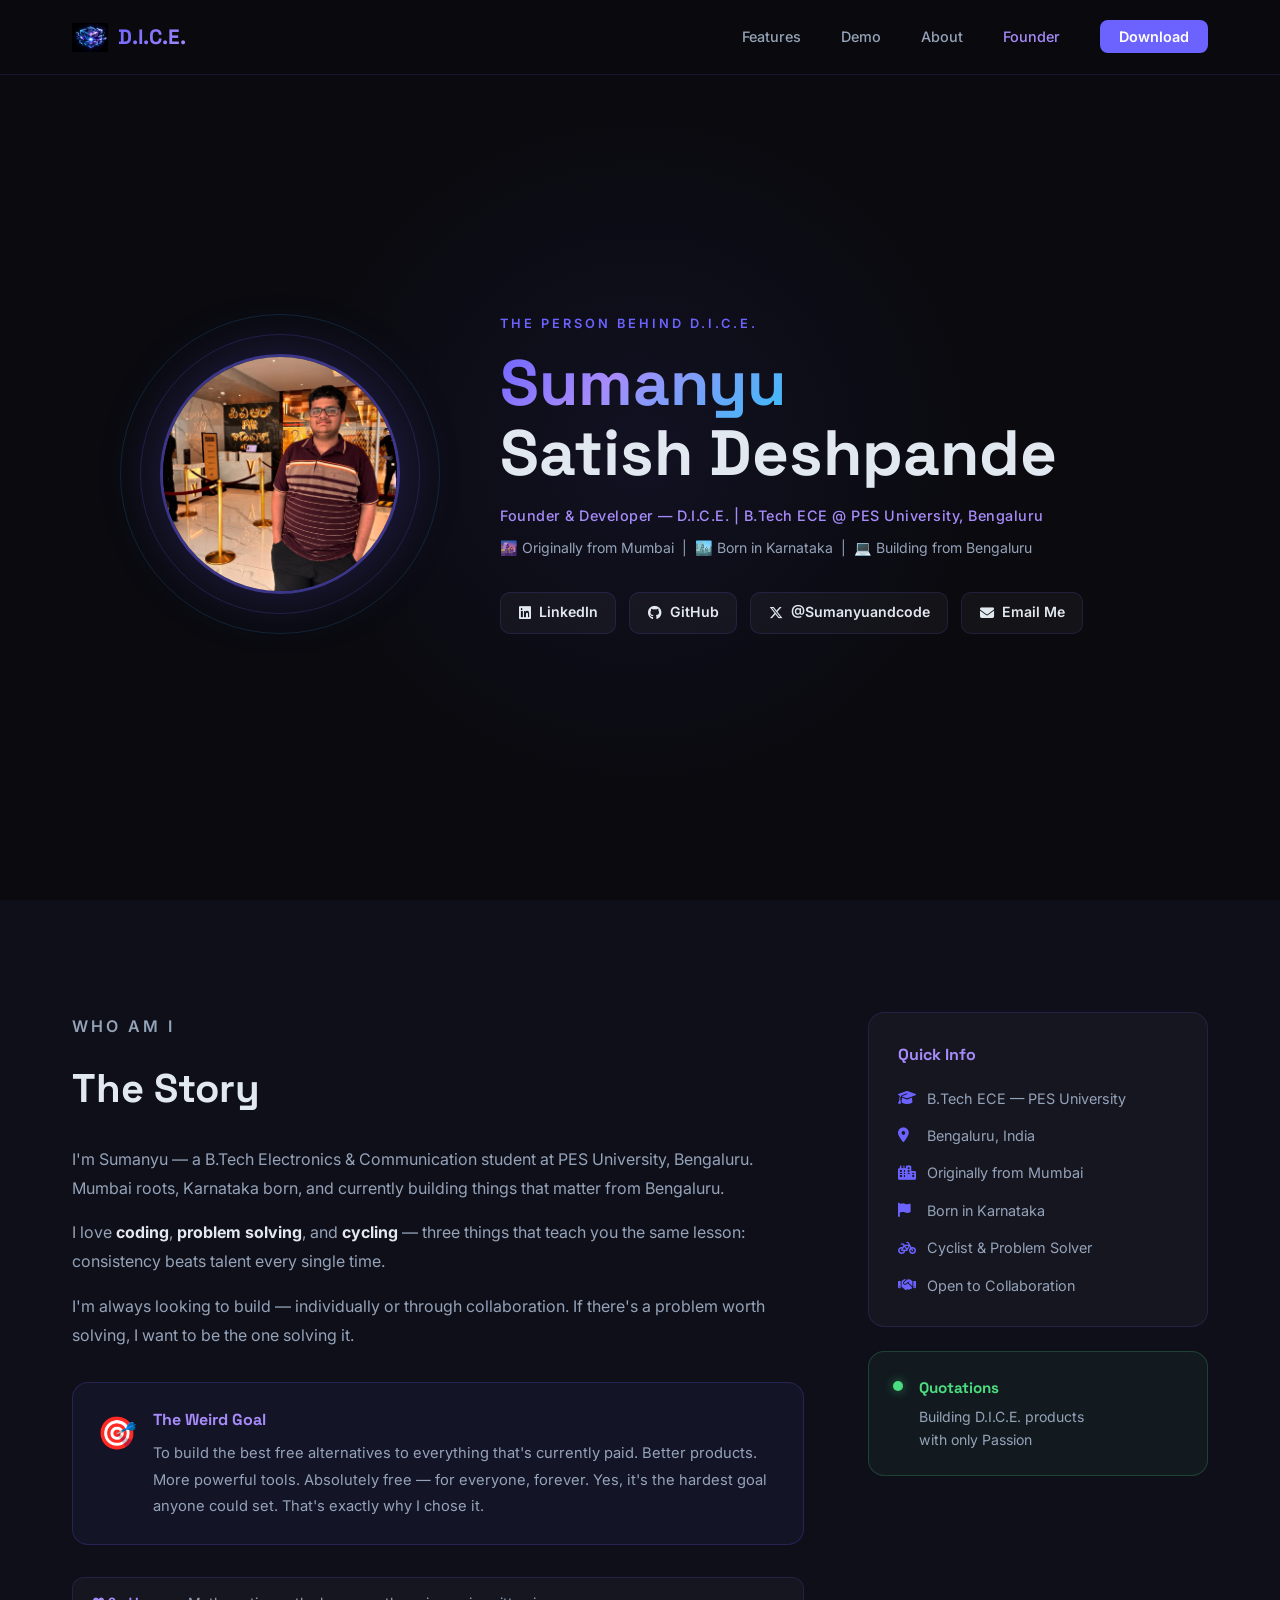
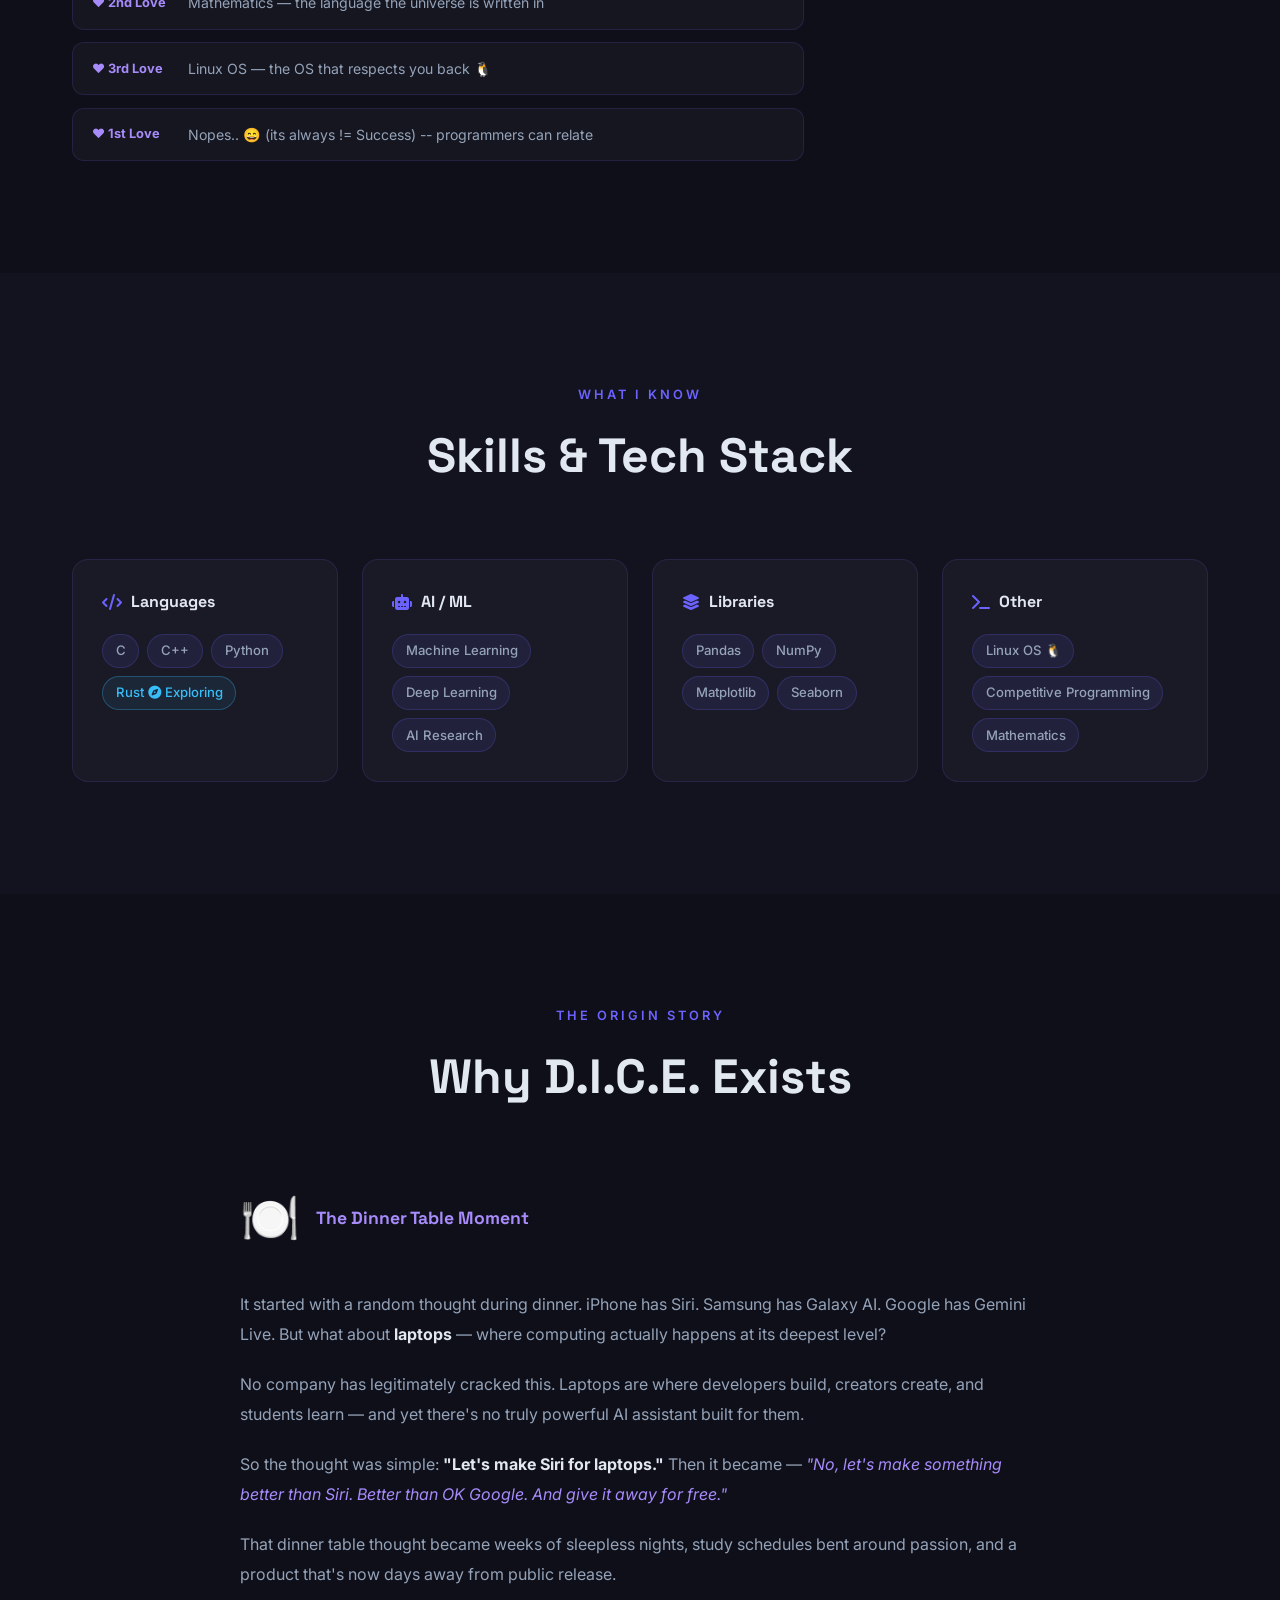
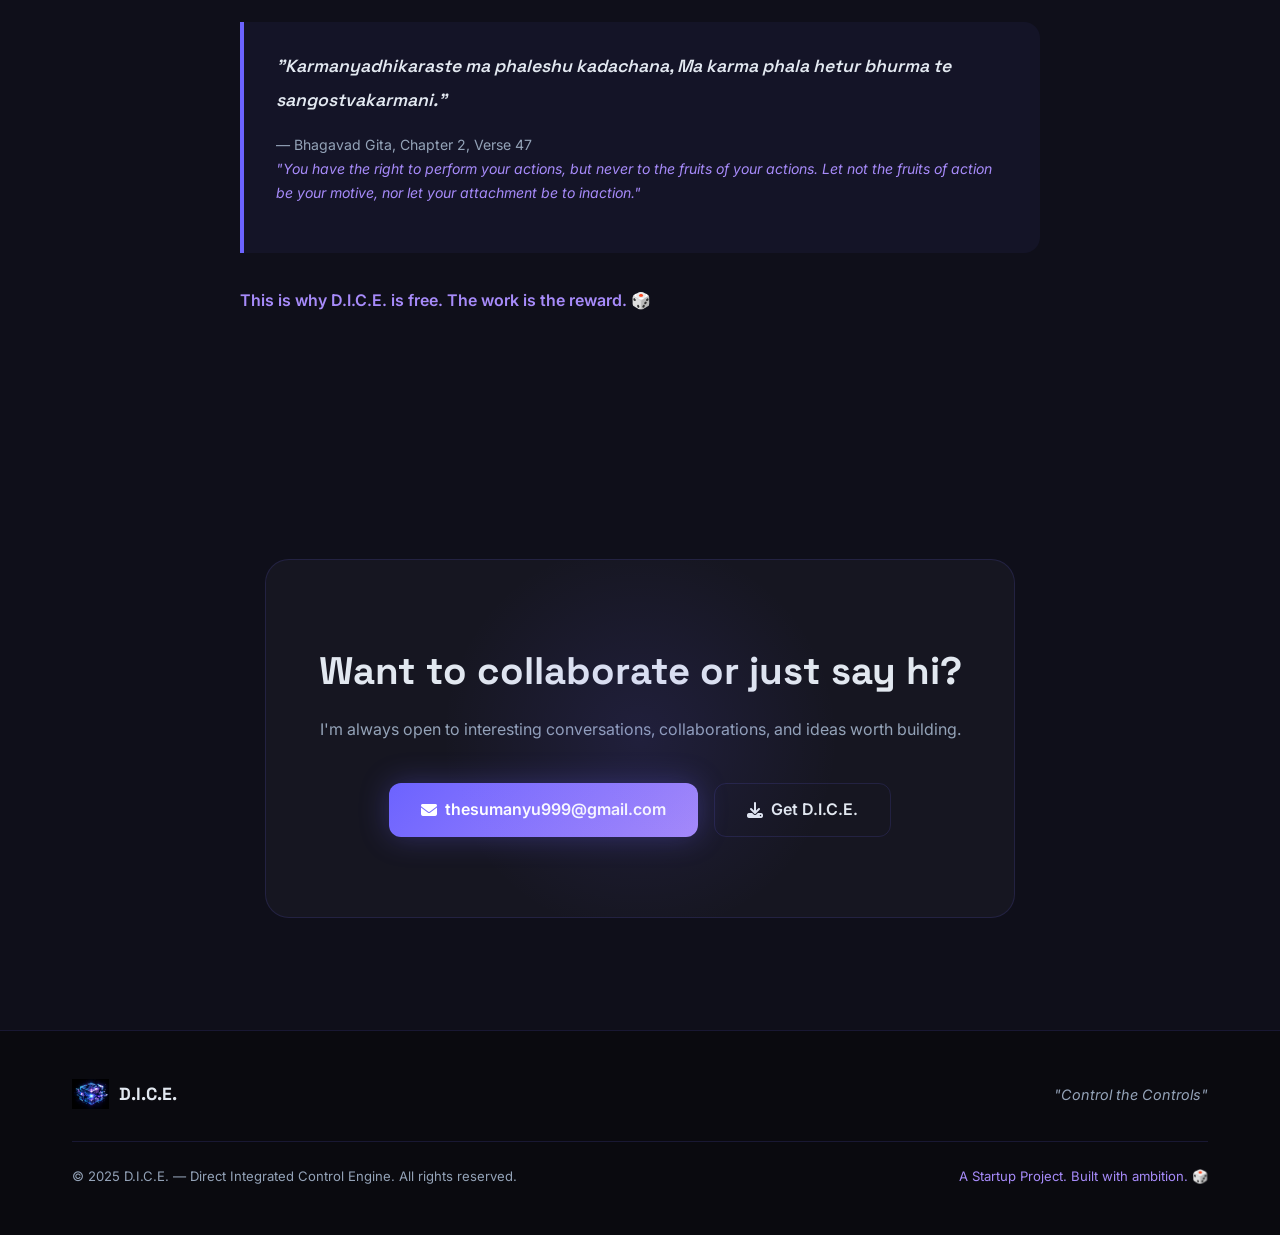
<file: founder.html>
<!DOCTYPE html>
<html lang="en">
<head>
  <meta charset="UTF-8" />
  <meta name="viewport" content="width=device-width, initial-scale=1.0"/>
  <title>Sumanyu Deshpande — Founder of D.I.C.E.</title>
  <meta name="description" content="Meet Sumanyu Satish Deshpande — B.Tech ECE student at PES University, Bengaluru, and the founder of D.I.C.E., a free AI-powered desktop assistant for Windows 11." />
  <meta name="author" content="Sumanyu Satish Deshpande" />
  <meta name="robots" content="index, follow" />
  <link rel="canonical" href="https://dice-website-omega.vercel.app/founder.html" />

  <!-- Open Graph -->
  <meta property="og:type" content="profile" />
  <meta property="og:url" content="https://dice-website-omega.vercel.app/founder.html" />
  <meta property="og:title" content="Sumanyu Deshpande — Founder of D.I.C.E." />
  <meta property="og:description" content="B.Tech ECE student at PES University, Bengaluru. Building free alternatives to everything paid. Founder of D.I.C.E." />
  <meta property="og:image" content="https://dice-website-omega.vercel.app/assets/images/sumanyu.jpg" />

  <!-- Twitter/X Card -->
  <meta name="twitter:card" content="summary_large_image" />
  <meta name="twitter:site" content="@Sumanyuandcode" />
  <meta name="twitter:title" content="Sumanyu Deshpande — Founder of D.I.C.E." />
  <meta name="twitter:description" content="B.Tech ECE student at PES University, Bengaluru. Building free alternatives to everything paid. Founder of D.I.C.E." />
  <meta name="twitter:image" content="https://dice-website-omega.vercel.app/assets/images/sumanyu.jpg" />
  <link rel="icon" href="assets/images/dice-logo.png" />
  <link rel="stylesheet" href="assets/css/style.css" />
  <link rel="stylesheet" href="assets/css/animations.css" />
  <link rel="stylesheet" href="assets/css/founder.css" />
  <link href="https://fonts.googleapis.com/css2?family=Inter:wght@300;400;500;600;700;900&family=Space+Grotesk:wght@400;500;700&display=swap" rel="stylesheet"/>
  <link rel="stylesheet" href="https://cdnjs.cloudflare.com/ajax/libs/font-awesome/6.5.0/css/all.min.css"/>
</head>
<body>

  <!-- NAVBAR -->
  <nav class="navbar scrolled" id="navbar">
    <div class="nav-container">
      <a class="nav-logo" href="index.html">
        <img src="assets/images/dice-logo.png" alt="DICE Logo" />
        <span>D.I.C.E.</span>
      </a>
      <ul class="nav-links">
        <li><a href="index.html#features">Features</a></li>
        <li><a href="index.html#demo">Demo</a></li>
        <li><a href="index.html#about">About</a></li>
        <li><a href="founder.html" style="color:var(--accent2)">Founder</a></li>
        <li><a href="index.html#download" class="nav-cta">Download</a></li>
      </ul>
      <div class="hamburger" id="hamburger">
        <span></span><span></span><span></span>
      </div>
    </div>
  </nav>

  <!-- HERO -->
  <section class="fp-hero">
    <div class="fp-hero-content">
      <div class="fp-photo-wrap reveal">
        <img src="assets/images/sumanyu.jpg" alt="Sumanyu Deshpande" class="fp-photo"/>
        <div class="fp-photo-ring r1"></div>
        <div class="fp-photo-ring r2"></div>
      </div>
      <div class="fp-hero-text">
        <p class="section-label reveal">The Person Behind D.I.C.E.</p>
        <h1 class="reveal"><span class="gradient-text">Sumanyu</span><br/>Satish Deshpande</h1>
        <p class="fp-role reveal">Founder & Developer — D.I.C.E. | B.Tech ECE @ PES University, Bengaluru</p>
        <p class="fp-origin reveal">🌆 Originally from Mumbai &nbsp;|&nbsp; 🏙️ Born in Karnataka &nbsp;|&nbsp; 💻 Building from Bengaluru</p>
        <div class="fp-hero-socials reveal">
          <a href="https://www.linkedin.com/in/sumanyu-deshpande-0a2268330/" target="_blank" class="social-btn linkedin"><i class="fa-brands fa-linkedin"></i> LinkedIn</a>
          <a href="https://github.com/SumanyuDeshpande" target="_blank" class="social-btn github"><i class="fa-brands fa-github"></i> GitHub</a>
          <a href="https://x.com/Sumanyuandcode" target="_blank" class="social-btn twitter"><i class="fa-brands fa-x-twitter"></i> @Sumanyuandcode</a>
          <a href="mailto:thesumanyu999@gmail.com" class="social-btn email"><i class="fa-solid fa-envelope"></i> Email Me</a>
        </div>
      </div>
    </div>
  </section>

  <!-- BIO -->
  <section class="fp-section" id="bio">
    <div class="container">
      <div class="fp-bio-grid">
        <div class="fp-bio-text reveal">
          <p class="section-label">Who Am I</p>
          <h2>The Story</h2>
          <p>I'm Sumanyu — a B.Tech Electronics & Communication student at PES University, Bengaluru. Mumbai roots, Karnataka born, and currently building things that matter from Bengaluru.</p>
          <p>I love <strong>coding</strong>, <strong>problem solving</strong>, and <strong>cycling</strong> — three things that teach you the same lesson: consistency beats talent every single time.</p>
          <p>I'm always looking to build — individually or through collaboration. If there's a problem worth solving, I want to be the one solving it.</p>
          <div class="fp-goal-card">
            <div class="fp-goal-icon">🎯</div>
            <div>
              <h4>The Weird Goal</h4>
              <p>To build the best free alternatives to everything that's currently paid. Better products. More powerful tools. Absolutely free — for everyone, forever. Yes, it's the hardest goal anyone could set. That's exactly why I chose it.</p>
            </div>
          </div>
          <div class="fp-loves">
            <div class="fp-love-item">
              <span>❤️ 2nd Love</span>
              <p>Mathematics — the language the universe is written in</p>
            </div>
            <div class="fp-love-item">
              <span>❤️ 3rd Love</span>
              <p>Linux OS — the OS that respects you back 🐧</p>
            </div>
            <div class="fp-love-item">
              <span>❤️ 1st Love</span>
              <p>Nopes.. 😄 (its always != Success) -- programmers can relate</p>
            </div>
          </div>
        </div>
        <div class="fp-bio-side reveal">
          <div class="fp-info-card">
            <h4>Quick Info</h4>
            <ul>
              <li><i class="fa-solid fa-graduation-cap"></i> B.Tech ECE — PES University</li>
              <li><i class="fa-solid fa-location-dot"></i> Bengaluru, India</li>
              <li><i class="fa-solid fa-city"></i> Originally from Mumbai</li>
              <li><i class="fa-solid fa-flag"></i> Born in Karnataka</li>
              <li><i class="fa-solid fa-bicycle"></i> Cyclist & Problem Solver</li>
              <li><i class="fa-solid fa-handshake"></i> Open to Collaboration</li>
            </ul>
          </div>
          <div class="fp-status-card">
            <div class="fp-status-dot"></div>
            <div>
              <h4>Quotations</h4>
              <p>Building D.I.C.E. products <br/> with only Passion </p>
            </div>
          </div>
        </div>
      </div>
    </div>
  </section>

  <!-- SKILLS -->
  <section class="fp-section fp-dark" id="skills">
    <div class="container">
      <div class="section-header reveal">
        <p class="section-label">What I Know</p>
        <h2>Skills & Tech Stack</h2>
      </div>
      <div class="fp-skills-grid">
        <div class="fp-skill-group reveal">
          <h4><i class="fa-solid fa-code"></i> Languages</h4>
          <div class="fp-tags">
            <span>C</span>
            <span>C++</span>
            <span>Python</span>
            <span class="tag-exploring">Rust <i class="fa-solid fa-compass"></i> Exploring</span>
          </div>
        </div>
        <div class="fp-skill-group reveal">
          <h4><i class="fa-solid fa-robot"></i> AI / ML</h4>
          <div class="fp-tags">
            <span>Machine Learning</span>
            <span>Deep Learning</span>
            <span>AI Research</span>
          </div>
        </div>
        <div class="fp-skill-group reveal">
          <h4><i class="fa-solid fa-layer-group"></i> Libraries</h4>
          <div class="fp-tags">
            <span>Pandas</span>
            <span>NumPy</span>
            <span>Matplotlib</span>
            <span>Seaborn</span>
          </div>
        </div>
        <div class="fp-skill-group reveal">
          <h4><i class="fa-solid fa-terminal"></i> Other</h4>
          <div class="fp-tags">
            <span>Linux OS 🐧</span>
            <span>Competitive Programming</span>
            <span>Mathematics</span>
          </div>
        </div>
      </div>
    </div>
  </section>

  <!-- INSPIRATION -->
  <section class="fp-section" id="inspiration">
    <div class="container">
      <div class="section-header reveal">
        <p class="section-label">The Origin Story</p>
        <h2>Why D.I.C.E. Exists</h2>
      </div>
      <div class="fp-inspiration-wrap reveal">
        <div class="fp-dinner-moment">
          <div class="fp-dinner-icon">🍽️</div>
          <p class="fp-dinner-label">The Dinner Table Moment</p>
        </div>
        <div class="fp-inspiration-text">
          <p>It started with a random thought during dinner. iPhone has Siri. Samsung has Galaxy AI. Google has Gemini Live. But what about <strong>laptops</strong> — where computing actually happens at its deepest level?</p>
          <p>No company has legitimately cracked this. Laptops are where developers build, creators create, and students learn — and yet there's no truly powerful AI assistant built for them.</p>
          <p>So the thought was simple: <strong>"Let's make Siri for laptops."</strong> Then it became — <em>"No, let's make something better than Siri. Better than OK Google. And give it away for free."</em></p>
          <p>That dinner table thought became weeks of sleepless nights, study schedules bent around passion, and a product that's now days away from public release.</p>
          <div class="fp-gita-card">
            <p class="fp-gita-text">"Karmanyadhikaraste ma phaleshu kadachana, Ma karma phala hetur bhurma te sangostvakarmani."</p>
            <p class="fp-gita-translation">— Bhagavad Gita, Chapter 2, Verse 47<br/><em>"You have the right to perform your actions, but never to the fruits of your actions. Let not the fruits of action be your motive, nor let your attachment be to inaction."</em></p>
          </div>
          <p class="fp-gita-note">This is why D.I.C.E. is free. The work is the reward. 🎲</p>
        </div>
      </div>
    </div>
  </section>

  <!-- CTA -->
  <section class="fp-cta">
    <div class="container">
      <div class="fp-cta-card reveal">
        <div class="download-glow"></div>
        <h2>Want to collaborate or just say hi?</h2>
        <p>I'm always open to interesting conversations, collaborations, and ideas worth building.</p>
        <div class="fp-cta-buttons">
          <a href="mailto:thesumanyu999@gmail.com" class="btn-primary"><i class="fa-solid fa-envelope"></i> thesumanyu999@gmail.com</a>
          <a href="index.html#download" class="btn-secondary"><i class="fa-solid fa-download"></i> Get D.I.C.E.</a>
        </div>
      </div>
    </div>
  </section>

  <!-- FOOTER -->
  <footer class="footer">
    <div class="container">
      <div class="footer-top">
        <div class="footer-brand">
          <img src="assets/images/dice-logo.png" alt="DICE" />
          <span>D.I.C.E.</span>
        </div>
        <p class="footer-tagline">"Control the Controls"</p>
      </div>
      <div class="footer-bottom">
        <p>© 2025 D.I.C.E. — Direct Integrated Control Engine. All rights reserved.</p>
        <p class="footer-startup">A Startup Project. Built with ambition. 🎲</p>
      </div>
    </div>
  </footer>

  <script>
    // Navbar scroll
    const navbar = document.getElementById('navbar');
    window.addEventListener('scroll', () => {
      if (window.scrollY > 50) navbar.classList.add('scrolled');
      else navbar.classList.add('scrolled');
    });

    // Hamburger
    const hamburger = document.getElementById('hamburger');
    const navLinks = document.querySelector('.nav-links');
    hamburger.addEventListener('click', () => navLinks.classList.toggle('open'));
    navLinks.addEventListener('click', (e) => { if (e.target.tagName === 'A') navLinks.classList.remove('open'); });

    // Reveal
    const revealEls = document.querySelectorAll('.reveal');
    const observer = new IntersectionObserver((entries) => {
      entries.forEach(e => { if (e.isIntersecting) e.target.classList.add('visible'); });
    }, { threshold: 0.12 });
    revealEls.forEach(el => observer.observe(el));
  </script>
</body>
</html>
</file>
<file: assets/css/style.css>
*, *::before, *::after { margin: 0; padding: 0; box-sizing: border-box; }

:root {
  --bg: #0a0a0f;
  --bg2: #0f0f1a;
  --bg3: #13131f;
  --accent: #6c63ff;
  --accent2: #a78bfa;
  --accent3: #38bdf8;
  --text: #e2e8f0;
  --text-muted: #94a3b8;
  --border: rgba(108, 99, 255, 0.15);
  --card-bg: rgba(255,255,255,0.03);
  --glow: rgba(108, 99, 255, 0.4);
}

html { scroll-behavior: smooth; }

body {
  background: var(--bg);
  color: var(--text);
  font-family: 'Inter', sans-serif;
  overflow-x: hidden;
  line-height: 1.6;
}

/* ── SCROLLBAR ── */
::-webkit-scrollbar { width: 6px; }
::-webkit-scrollbar-track { background: var(--bg); }
::-webkit-scrollbar-thumb { background: var(--accent); border-radius: 10px; }

/* ── NAVBAR ── */
.navbar {
  position: fixed; top: 0; left: 0; right: 0; z-index: 1000;
  padding: 1.2rem 0;
  transition: all 0.3s ease;
  border-bottom: 1px solid transparent;
}
.navbar.scrolled {
  background: rgba(10,10,15,0.92);
  backdrop-filter: blur(20px);
  border-bottom: 1px solid var(--border);
}
.nav-container {
  max-width: 1200px; margin: 0 auto;
  padding: 0 2rem;
  display: flex; align-items: center; justify-content: space-between;
}
.nav-logo {
  display: flex; align-items: center; gap: 0.6rem;
  text-decoration: none;
}
.nav-logo img { height: 36px; width: 36px; object-fit: contain; }
.nav-logo span {
  font-family: 'Space Grotesk', sans-serif;
  font-size: 1.3rem; font-weight: 700;
  background: linear-gradient(135deg, var(--accent), var(--accent2));
  -webkit-background-clip: text; -webkit-text-fill-color: transparent;
}
.nav-links {
  display: flex; align-items: center; gap: 2.5rem; list-style: none;
}
.nav-links a {
  color: var(--text-muted); text-decoration: none;
  font-size: 0.9rem; font-weight: 500;
  transition: color 0.3s;
}
.nav-links a:hover { color: var(--text); }
.nav-cta {
  background: var(--accent) !important;
  color: #fff !important;
  padding: 0.5rem 1.2rem !important;
  border-radius: 8px !important;
  font-weight: 600 !important;
  transition: all 0.3s !important;
}
.nav-cta:hover { background: var(--accent2) !important; transform: translateY(-1px); }
.hamburger { display: none; flex-direction: column; gap: 5px; cursor: pointer; }
.hamburger span { width: 24px; height: 2px; background: var(--text); border-radius: 2px; transition: 0.3s; }

/* ── HERO ── */
.hero {
  min-height: 100vh;
  display: flex; align-items: center; justify-content: center;
  position: relative; overflow: hidden;
  padding: 8rem 2rem 4rem;
  text-align: center;
}
#particles-canvas {
  position: absolute; inset: 0; z-index: 0;
}
.hero-content { position: relative; z-index: 2; max-width: 800px; }
.hero-badge {
  display: inline-block;
  background: rgba(108,99,255,0.15);
  border: 1px solid rgba(108,99,255,0.3);
  color: var(--accent2);
  padding: 0.4rem 1rem;
  border-radius: 50px;
  font-size: 0.85rem; font-weight: 500;
  margin-bottom: 1.5rem;
  letter-spacing: 0.5px;
}
.hero-title {
  font-family: 'Space Grotesk', sans-serif;
  font-size: clamp(4rem, 12vw, 9rem);
  font-weight: 900;
  line-height: 1;
  margin-bottom: 0.5rem;
  letter-spacing: -2px;
}
.gradient-text {
  background: linear-gradient(135deg, #6c63ff 0%, #a78bfa 40%, #38bdf8 100%);
  -webkit-background-clip: text; -webkit-text-fill-color: transparent;
  background-clip: text;
}
.hero-subtitle {
  font-size: 1rem; color: var(--text-muted);
  letter-spacing: 3px; text-transform: uppercase;
  margin-bottom: 0.5rem;
}
.hero-tagline {
  font-size: 1.6rem; font-weight: 600;
  color: var(--text); margin-bottom: 2rem;
  font-family: 'Space Grotesk', sans-serif;
}
.typewriter-container {
  background: rgba(255,255,255,0.04);
  border: 1px solid var(--border);
  border-radius: 12px;
  padding: 1rem 1.5rem;
  margin: 0 auto 2.5rem;
  max-width: 500px;
  font-family: 'Courier New', monospace;
  font-size: 1rem;
  color: var(--accent3);
  text-align: left;
}
.typewriter-prefix { color: var(--text-muted); }
.cursor {
  display: inline-block;
  animation: blink 1s infinite;
  color: var(--accent);
  font-weight: 700;
}
.hero-buttons { display: flex; gap: 1rem; justify-content: center; flex-wrap: wrap; }
.btn-primary {
  display: inline-flex; align-items: center; gap: 0.5rem;
  background: linear-gradient(135deg, var(--accent), var(--accent2));
  color: #fff; text-decoration: none;
  padding: 0.85rem 2rem; border-radius: 12px;
  font-weight: 600; font-size: 1rem;
  transition: all 0.3s; border: none; cursor: pointer;
  box-shadow: 0 0 30px rgba(108,99,255,0.3);
}
.btn-primary:hover { transform: translateY(-3px); box-shadow: 0 0 50px rgba(108,99,255,0.5); }
.btn-secondary {
  display: inline-flex; align-items: center; gap: 0.5rem;
  background: transparent;
  color: var(--text); text-decoration: none;
  padding: 0.85rem 2rem; border-radius: 12px;
  font-weight: 600; font-size: 1rem;
  border: 1px solid var(--border);
  transition: all 0.3s;
}
.btn-secondary:hover { border-color: var(--accent); color: var(--accent); transform: translateY(-3px); }
.hero-glow {
  position: absolute;
  width: 600px; height: 600px;
  background: radial-gradient(circle, rgba(108,99,255,0.15) 0%, transparent 70%);
  top: 50%; left: 50%; transform: translate(-50%, -50%);
  z-index: 1; pointer-events: none;
}
.scroll-indicator {
  position: absolute; bottom: 2rem; left: 50%; transform: translateX(-50%);
  z-index: 2;
}
.scroll-dot {
  width: 6px; height: 6px;
  background: var(--accent);
  border-radius: 50%;
  animation: scrollBounce 2s infinite;
}

/* ── SECTIONS COMMON ── */
.container { max-width: 1200px; margin: 0 auto; padding: 0 2rem; }
section { padding: 7rem 0; }
.section-header { text-align: center; margin-bottom: 4rem; }
.section-label {
  font-size: 0.8rem; font-weight: 600;
  letter-spacing: 3px; text-transform: uppercase;
  color: var(--accent); margin-bottom: 0.8rem;
}
.section-header h2 {
  font-family: 'Space Grotesk', sans-serif;
  font-size: clamp(2rem, 5vw, 3rem);
  font-weight: 700; margin-bottom: 1rem;
}
.section-desc { color: var(--text-muted); font-size: 1.05rem; max-width: 550px; margin: 0 auto; }

/* ── FEATURES ── */
.features { background: var(--bg2); }
.features-grid {
  display: grid;
  grid-template-columns: repeat(auto-fit, minmax(300px, 1fr));
  gap: 1.5rem;
}
.feature-card {
  background: var(--card-bg);
  border: 1px solid var(--border);
  border-radius: 16px;
  padding: 2rem;
  transition: all 0.3s;
  position: relative; overflow: hidden;
}
.feature-card::before {
  content: '';
  position: absolute; inset: 0;
  background: linear-gradient(135deg, rgba(108,99,255,0.05), transparent);
  opacity: 0; transition: opacity 0.3s;
}
.feature-card:hover { transform: translateY(-6px); border-color: rgba(108,99,255,0.4); }
.feature-card:hover::before { opacity: 1; }
.feature-icon {
  width: 52px; height: 52px;
  background: linear-gradient(135deg, var(--accent), var(--accent2));
  border-radius: 14px;
  display: flex; align-items: center; justify-content: center;
  font-size: 1.3rem; color: #fff;
  margin-bottom: 1.2rem;
}
.feature-card h3 {
  font-family: 'Space Grotesk', sans-serif;
  font-size: 1.15rem; font-weight: 600;
  margin-bottom: 0.6rem;
}
.feature-card p { color: var(--text-muted); font-size: 0.95rem; line-height: 1.7; }

/* ── DEMO ── */
.demo-section { background: var(--bg); }
.demo-window {
  max-width: 750px; margin: 0 auto;
  background: #0d0d16;
  border: 1px solid rgba(108,99,255,0.25);
  border-radius: 16px; overflow: hidden;
  box-shadow: 0 0 80px rgba(108,99,255,0.15);
}
.demo-topbar {
  background: #161622;
  padding: 0.9rem 1.2rem;
  display: flex; align-items: center; gap: 0.5rem;
  border-bottom: 1px solid rgba(255,255,255,0.05);
}
.dot { width: 12px; height: 12px; border-radius: 50%; }
.dot.red { background: #ff5f57; }
.dot.yellow { background: #febc2e; }
.dot.green { background: #28c840; }
.demo-title { margin-left: auto; font-size: 0.8rem; color: var(--text-muted); font-family: monospace; }
.demo-body {
  padding: 1.5rem; min-height: 180px;
  font-family: 'Courier New', monospace; font-size: 0.9rem;
}
.demo-line { margin-bottom: 0.5rem; }
.demo-line.system { color: var(--text-muted); }
.demo-line.command { color: var(--accent3); }
.demo-line.response { color: #4ade80; }
.demo-input-row {
  padding: 1rem 1.5rem;
  border-top: 1px solid rgba(255,255,255,0.05);
  display: flex; align-items: center; gap: 0.5rem;
  font-family: 'Courier New', monospace;
}
.demo-prompt { color: var(--accent); font-weight: 700; }
.demo-input { color: var(--accent3); flex: 1; }
.demo-cursor {
  color: var(--accent);
  animation: blink 1s infinite;
}

/* ── ABOUT ── */
.about { background: var(--bg3); }
.about-grid {
  display: grid; grid-template-columns: 1fr 1fr;
  gap: 5rem; align-items: center;
}
.about-text p { color: var(--text-muted); margin-bottom: 1rem; font-size: 1rem; line-height: 1.8; }
.about-text strong { color: var(--text); }
.about-text h2 {
  font-family: 'Space Grotesk', sans-serif;
  font-size: clamp(1.8rem, 4vw, 2.5rem);
  font-weight: 700; margin-bottom: 1.5rem; line-height: 1.2;
}
.about-stats {
  display: flex; gap: 2rem; margin-top: 2.5rem;
}
.stat h3 {
  font-family: 'Space Grotesk', sans-serif;
  font-size: 2rem; font-weight: 700;
  background: linear-gradient(135deg, var(--accent), var(--accent3));
  -webkit-background-clip: text; -webkit-text-fill-color: transparent;
}
.stat p { color: var(--text-muted); font-size: 0.85rem; }
.about-visual { display: flex; align-items: center; justify-content: center; }
.orb-container { position: relative; width: 280px; height: 280px; display: flex; align-items: center; justify-content: center; }
.orb {
  width: 120px; height: 120px;
  background: radial-gradient(circle at 35% 35%, var(--accent2), var(--accent), #1a1a3e);
  border-radius: 50%;
  box-shadow: 0 0 60px var(--glow), 0 0 120px rgba(108,99,255,0.2);
  animation: orbPulse 3s ease-in-out infinite;
  display: flex; align-items: center; justify-content: center;
  z-index: 2;
}
.orb-label {
  position: absolute;
  text-align: center;
  font-family: 'Space Grotesk', sans-serif;
  font-size: 0.85rem; font-weight: 700;
  color: #fff; z-index: 3; pointer-events: none;
  line-height: 1.3;
}
.orb-label span { color: #4ade80; font-size: 0.7rem; letter-spacing: 2px; }
.orb-ring {
  position: absolute; border-radius: 50%;
  border: 1px solid rgba(108,99,255,0.25);
  animation: ringRotate 8s linear infinite;
}
.ring1 { width: 170px; height: 170px; animation-duration: 6s; }
.ring2 { width: 220px; height: 220px; animation-duration: 10s; animation-direction: reverse; border-color: rgba(56,189,248,0.2); }
.ring3 { width: 270px; height: 270px; animation-duration: 14s; border-color: rgba(167,139,250,0.15); }

/* ── DOWNLOAD ── */
.download { background: var(--bg2); }
.download-card {
  background: var(--card-bg);
  border: 1px solid var(--border);
  border-radius: 24px;
  padding: 5rem 3rem;
  text-align: center;
  position: relative; overflow: hidden;
  max-width: 750px; margin: 0 auto;
}
.download-glow {
  position: absolute;
  width: 400px; height: 400px;
  background: radial-gradient(circle, rgba(108,99,255,0.12), transparent 70%);
  top: 50%; left: 50%; transform: translate(-50%, -50%);
  pointer-events: none;
}
.download-card h2 {
  font-family: 'Space Grotesk', sans-serif;
  font-size: clamp(1.8rem, 4vw, 2.8rem);
  font-weight: 700; margin-bottom: 1rem;
}
.download-card p { color: var(--text-muted); margin-bottom: 2rem; font-size: 1rem; }
.download-meta {
  display: flex; gap: 1.5rem; justify-content: center; flex-wrap: wrap;
  margin-bottom: 2.5rem;
}
.download-meta span {
  display: flex; align-items: center; gap: 0.4rem;
  font-size: 0.85rem; color: var(--text-muted);
  background: rgba(255,255,255,0.05);
  padding: 0.4rem 0.9rem; border-radius: 50px;
  border: 1px solid var(--border);
}
.btn-large { padding: 1.1rem 2.8rem !important; font-size: 1.1rem !important; border-radius: 14px !important; }
.download-note { font-size: 0.8rem !important; color: var(--text-muted) !important; margin-top: 1.2rem !important; }

/* ── FOOTER ── */
.footer { background: var(--bg); border-top: 1px solid var(--border); padding: 3rem 0; }
.footer-top { display: flex; align-items: center; justify-content: space-between; margin-bottom: 2rem; flex-wrap: wrap; gap: 1rem; }
.footer-brand { display: flex; align-items: center; gap: 0.6rem; }
.footer-brand img { height: 30px; }
.footer-brand span { font-family: 'Space Grotesk', sans-serif; font-weight: 700; font-size: 1.1rem; }
.footer-tagline { color: var(--text-muted); font-style: italic; font-size: 0.9rem; }
.footer-bottom { border-top: 1px solid var(--border); padding-top: 1.5rem; display: flex; justify-content: space-between; flex-wrap: wrap; gap: 0.5rem; }
.footer-bottom p { color: var(--text-muted); font-size: 0.82rem; }
.footer-startup { color: var(--accent2) !important; }

/* ── RESPONSIVE ── */
@media (max-width: 768px) {
  .nav-links { display: none; }
  .hamburger { display: flex; }
  .about-grid { grid-template-columns: 1fr; }
  .about-visual { display: none; }
  .about-stats { flex-wrap: wrap; }
  .footer-bottom { flex-direction: column; }
}
/* ── FOUNDER ── */
.founder { background: var(--bg3); }
.founder-card {
  display: grid;
  grid-template-columns: 280px 1fr;
  gap: 4rem;
  align-items: center;
  background: var(--card-bg);
  border: 1px solid var(--border);
  border-radius: 24px;
  padding: 3.5rem;
  position: relative;
  overflow: hidden;
  max-width: 1000px;
  margin: 0 auto;
}
.founder-glow {
  position: absolute;
  width: 500px; height: 500px;
  background: radial-gradient(circle, rgba(108,99,255,0.08), transparent 70%);
  top: 50%; left: 0; transform: translateY(-50%);
  pointer-events: none;
}
.founder-photo-wrap {
  position: relative;
  display: flex;
  align-items: center;
  justify-content: center;
}
.founder-photo {
  width: 220px; height: 220px;
  object-fit: cover;
  border-radius: 50%;
  border: 3px solid rgba(108,99,255,0.4);
  box-shadow: 0 0 40px rgba(108,99,255,0.2);
  position: relative;
  z-index: 2;
}
.founder-photo-ring {
  position: absolute;
  width: 250px; height: 250px;
  border-radius: 50%;
  border: 1px solid rgba(108,99,255,0.2);
  animation: ringRotate 8s linear infinite;
  z-index: 1;
}
.founder-info h3 {
  font-family: 'Space Grotesk', sans-serif;
  font-size: 1.8rem; font-weight: 700;
  margin-bottom: 0.3rem;
}
.founder-role {
  color: var(--accent2);
  font-size: 0.9rem;
  font-weight: 500;
  letter-spacing: 1px;
  text-transform: uppercase;
  margin-bottom: 1.5rem !important;
}
.founder-quote {
  border-left: 3px solid var(--accent);
  padding-left: 1.2rem;
  color: var(--text-muted);
  font-size: 0.97rem;
  line-height: 1.8;
  margin-bottom: 1.8rem;
  font-style: italic;
}
.founder-quote .gradient-text {
  font-style: normal;
  font-weight: 700;
}
.founder-badge {
  display: flex;
  flex-wrap: wrap;
  gap: 0.6rem;
  margin-bottom: 2rem;
}
.founder-badge span {
  background: rgba(108,99,255,0.1);
  border: 1px solid rgba(108,99,255,0.2);
  color: var(--text-muted);
  padding: 0.35rem 0.9rem;
  border-radius: 50px;
  font-size: 0.8rem;
  font-weight: 500;
}
.founder-socials {
  display: flex;
  flex-wrap: wrap;
  gap: 0.8rem;
}
.social-btn {
  display: inline-flex;
  align-items: center;
  gap: 0.5rem;
  padding: 0.55rem 1.1rem;
  border-radius: 10px;
  font-size: 0.88rem;
  font-weight: 600;
  text-decoration: none;
  transition: all 0.3s;
  border: 1px solid var(--border);
  color: var(--text);
  background: rgba(255,255,255,0.04);
}
.social-btn:hover { transform: translateY(-3px); }
.social-btn.linkedin:hover { border-color: #0077b5; color: #0077b5; box-shadow: 0 0 20px rgba(0,119,181,0.2); }
.social-btn.github:hover { border-color: #fff; color: #fff; box-shadow: 0 0 20px rgba(255,255,255,0.1); }
.social-btn.twitter:hover { border-color: #1da1f2; color: #1da1f2; box-shadow: 0 0 20px rgba(29,161,242,0.2); }
.social-btn.email:hover { border-color: var(--accent2); color: var(--accent2); box-shadow: 0 0 20px rgba(167,139,250,0.2); }

/* ── FOUNDER RESPONSIVE ── */
@media (max-width: 768px) {
  .founder-card {
    grid-template-columns: 1fr;
    text-align: center;
    padding: 2.5rem 1.5rem;
    gap: 2rem;
  }
  .founder-quote { text-align: left; }
  .founder-badge { justify-content: center; }
  .founder-socials { justify-content: center; }
}

/* ── FEEDBACK ── */
.feedback { background: var(--bg); }
.feedback-card {
  max-width: 800px;
  margin: 0 auto;
  background: var(--card-bg);
  border: 1px solid var(--border);
  border-radius: 24px;
  padding: 3.5rem;
  position: relative;
  overflow: hidden;
}
.feedback-glow {
  position: absolute;
  width: 500px; height: 500px;
  background: radial-gradient(circle, rgba(108,99,255,0.07), transparent 70%);
  top: 50%; left: 50%; transform: translate(-50%, -50%);
  pointer-events: none;
}
.feedback-status {
  display: flex;
  align-items: center;
  gap: 0.6rem;
  margin-bottom: 2.5rem;
  font-size: 0.85rem;
  color: var(--text-muted);
}
.feedback-dot {
  width: 8px; height: 8px;
  background: #4ade80;
  border-radius: 50%;
  box-shadow: 0 0 8px rgba(74,222,128,0.6);
  animation: orbPulse 2s ease-in-out infinite;
  flex-shrink: 0;
}
.feedback-row {
  display: grid;
  grid-template-columns: 1fr 1fr;
  gap: 1.2rem;
}
.feedback-field {
  display: flex;
  flex-direction: column;
  gap: 0.5rem;
  margin-bottom: 1.4rem;
}
.feedback-field label {
  font-size: 0.82rem;
  font-weight: 600;
  color: var(--text-muted);
  letter-spacing: 0.5px;
  text-transform: uppercase;
}
.feedback-field input,
.feedback-field textarea {
  background: rgba(255,255,255,0.04);
  border: 1px solid var(--border);
  border-radius: 12px;
  padding: 0.85rem 1.1rem;
  color: var(--text);
  font-family: 'Inter', sans-serif;
  font-size: 0.95rem;
  transition: all 0.3s;
  outline: none;
  resize: none;
}
.feedback-field input:focus,
.feedback-field textarea:focus {
  border-color: var(--accent);
  background: rgba(108,99,255,0.05);
  box-shadow: 0 0 0 3px rgba(108,99,255,0.1);
}
.feedback-field input::placeholder,
.feedback-field textarea::placeholder {
  color: rgba(148,163,184,0.5);
}

/* ── FEEDBACK TYPES ── */
.feedback-types {
  display: flex;
  flex-wrap: wrap;
  gap: 0.6rem;
  align-items: center;
}
.feedback-types input[type="radio"] { display: none; }
.type-label {
  padding: 0.5rem 1rem;
  border-radius: 50px;
  border: 1px solid var(--border);
  background: rgba(255,255,255,0.03);
  color: var(--text-muted);
  font-size: 0.85rem;
  font-weight: 500;
  cursor: pointer;
  transition: all 0.3s;
  text-transform: none !important;
  letter-spacing: 0 !important;
}
.feedback-types input[type="radio"]:checked + .type-label {
  background: rgba(108,99,255,0.15);
  border-color: var(--accent);
  color: var(--accent2);
}
.type-label:hover {
  border-color: rgba(108,99,255,0.3);
  color: var(--text);
}

/* ── URGENCY SLIDER ── */
.urgency-slider-wrap { display: flex; flex-direction: column; gap: 0.5rem; }
.urgency-slider {
  -webkit-appearance: none;
  width: 100%; height: 6px;
  border-radius: 10px;
  background: linear-gradient(to right, var(--accent), #a78bfa, #f87171);
  outline: none;
  cursor: pointer;
  border: none !important;
  padding: 0 !important;
  box-shadow: none !important;
}
.urgency-slider:focus { box-shadow: none !important; border: none !important; }
.urgency-slider::-webkit-slider-thumb {
  -webkit-appearance: none;
  width: 20px; height: 20px;
  border-radius: 50%;
  background: #fff;
  box-shadow: 0 0 8px rgba(108,99,255,0.5);
  cursor: pointer;
  border: 2px solid var(--accent);
}
.urgency-labels {
  display: flex;
  justify-content: space-between;
  font-size: 0.78rem;
  color: var(--text-muted);
}
.urgency-value {
  font-size: 0.82rem;
  color: var(--accent2);
  font-weight: 600;
  text-align: center;
}

/* ── SUBMIT BUTTON ── */
.feedback-btn {
  width: 100%;
  justify-content: center;
  margin-top: 0.5rem;
  font-size: 1rem !important;
  padding: 1rem !important;
}

/* ── SUCCESS STATE ── */
.feedback-success {
  display: none;
  text-align: center;
  padding: 3rem 0;
}
.feedback-success.show { display: block; }
.success-icon { font-size: 4rem; margin-bottom: 1rem; }
.feedback-success h3 {
  font-family: 'Space Grotesk', sans-serif;
  font-size: 1.8rem; font-weight: 700;
  margin-bottom: 0.8rem;
}
.feedback-success p { color: var(--text-muted); font-size: 1rem; }

/* ── FEEDBACK RESPONSIVE ── */
@media (max-width: 768px) {
  .feedback-card { padding: 2rem 1.5rem; }
  .feedback-row { grid-template-columns: 1fr; }
}

/* ── WAITLIST ── */
.waitlist { background: var(--bg2); }
.waitlist-card {
  display: grid;
  grid-template-columns: 1fr 1fr;
  gap: 4rem;
  align-items: center;
  background: var(--card-bg);
  border: 1px solid var(--border);
  border-radius: 24px;
  padding: 4rem;
  position: relative;
  overflow: hidden;
}
.waitlist-glow {
  position: absolute;
  width: 600px; height: 600px;
  background: radial-gradient(circle, rgba(108,99,255,0.08), transparent 70%);
  top: 50%; left: 0; transform: translateY(-50%);
  pointer-events: none;
}
.waitlist-badge {
  display: inline-block;
  background: rgba(108,99,255,0.15);
  border: 1px solid rgba(108,99,255,0.3);
  color: var(--accent2);
  padding: 0.4rem 1rem;
  border-radius: 50px;
  font-size: 0.82rem;
  font-weight: 600;
  margin-bottom: 1.2rem;
  letter-spacing: 0.5px;
}
.waitlist-left h2 {
  font-family: 'Space Grotesk', sans-serif;
  font-size: clamp(1.8rem, 3.5vw, 2.4rem);
  font-weight: 700;
  margin-bottom: 1rem;
  line-height: 1.2;
}
.waitlist-left p {
  color: var(--text-muted);
  font-size: 0.97rem;
  line-height: 1.8;
  margin-bottom: 2rem;
}
.waitlist-perks {
  display: flex;
  flex-direction: column;
  gap: 0.9rem;
}
.waitlist-perk {
  display: flex;
  align-items: center;
  gap: 0.8rem;
  color: var(--text-muted);
  font-size: 0.9rem;
}
.waitlist-perk i {
  color: var(--accent);
  width: 16px;
  flex-shrink: 0;
}

/* ── WAITLIST RIGHT ── */
.waitlist-status {
  display: flex;
  align-items: center;
  gap: 0.6rem;
  font-size: 0.82rem;
  color: var(--text-muted);
  margin-bottom: 1.8rem;
}
.waitlist-dot {
  width: 8px; height: 8px;
  background: #4ade80;
  border-radius: 50%;
  box-shadow: 0 0 8px rgba(74,222,128,0.6);
  animation: orbPulse 2s ease-in-out infinite;
  flex-shrink: 0;
}
.waitlist-field {
  display: flex;
  flex-direction: column;
  gap: 0.5rem;
  margin-bottom: 1.2rem;
}
.waitlist-field label {
  font-size: 0.82rem;
  font-weight: 600;
  color: var(--text-muted);
  letter-spacing: 0.5px;
  text-transform: uppercase;
}
.waitlist-field input,
.waitlist-field select {
  background: rgba(255,255,255,0.04);
  border: 1px solid var(--border);
  border-radius: 12px;
  padding: 0.85rem 1.1rem;
  color: var(--text);
  font-family: 'Inter', sans-serif;
  font-size: 0.95rem;
  transition: all 0.3s;
  outline: none;
  width: 100%;
}
.waitlist-field select {
  cursor: pointer;
  appearance: none;
  background-image: url("data:image/svg+xml,%3Csvg xmlns='http://www.w3.org/2000/svg' width='12' height='12' viewBox='0 0 12 12'%3E%3Cpath fill='%2394a3b8' d='M6 8L1 3h10z'/%3E%3C/svg%3E");
  background-repeat: no-repeat;
  background-position: right 1rem center;
}
.waitlist-field select option {
  background: #13131f;
  color: var(--text);
}
.waitlist-field input:focus,
.waitlist-field select:focus {
  border-color: var(--accent);
  background: rgba(108,99,255,0.05);
  box-shadow: 0 0 0 3px rgba(108,99,255,0.1);
}
.waitlist-field input::placeholder { color: rgba(148,163,184,0.5); }
.waitlist-btn {
  width: 100%;
  justify-content: center;
  font-size: 1rem !important;
  padding: 1rem !important;
  margin-top: 0.5rem;
}
.waitlist-success {
  display: none;
  text-align: center;
  padding: 2rem 0;
}
.waitlist-success.show { display: block; }
.waitlist-success h3 {
  font-family: 'Space Grotesk', sans-serif;
  font-size: 1.6rem; font-weight: 700;
  margin-bottom: 0.8rem;
}
.waitlist-success p { color: var(--text-muted); font-size: 0.95rem; }

/* ── WAITLIST RESPONSIVE ── */
@media (max-width: 768px) {
  .waitlist-card {
    grid-template-columns: 1fr;
    padding: 2.5rem 1.5rem;
    gap: 2.5rem;
  }
}
/* ── FAQ ── */
.faq { background: var(--bg3); }
.faq-grid {
  max-width: 800px;
  margin: 0 auto;
  display: flex;
  flex-direction: column;
  gap: 1rem;
}
.faq-item {
  background: var(--card-bg);
  border: 1px solid var(--border);
  border-radius: 16px;
  overflow: hidden;
  transition: border-color 0.3s;
}
.faq-item.open {
  border-color: rgba(108,99,255,0.4);
}
.faq-question {
  display: flex;
  align-items: center;
  justify-content: space-between;
  padding: 1.4rem 1.8rem;
  cursor: pointer;
  gap: 1rem;
  transition: background 0.3s;
}
.faq-question:hover {
  background: rgba(108,99,255,0.04);
}
.faq-question span {
  font-family: 'Space Grotesk', sans-serif;
  font-size: 1rem;
  font-weight: 600;
  color: var(--text);
  line-height: 1.4;
}
.faq-icon {
  color: var(--accent);
  font-size: 0.9rem;
  flex-shrink: 0;
  transition: transform 0.3s ease;
}
.faq-item.open .faq-icon {
  transform: rotate(45deg);
}
.faq-answer {
  max-height: 0;
  overflow: hidden;
  transition: max-height 0.4s ease, padding 0.3s ease;
  padding: 0 1.8rem;
}
.faq-item.open .faq-answer {
  max-height: 300px;
  padding: 0 1.8rem 1.4rem;
}
.faq-answer p {
  color: var(--text-muted);
  font-size: 0.95rem;
  line-height: 1.8;
}
.faq-answer strong { color: var(--text); }


/* ── DOCS PAGE ── */
.docs-hero-content {
  max-width: 900px;
  margin: 0 auto;
  text-align: center;
  padding: 8rem 2rem 5rem;
}
.docs-icon {
  width: 80px; height: 80px;
  background: linear-gradient(135deg, var(--accent), var(--accent2));
  border-radius: 20px;
  display: flex; align-items: center; justify-content: center;
  font-size: 2rem; color: #fff;
  margin: 0 auto 2rem;
  box-shadow: 0 0 40px rgba(108,99,255,0.3);
}
.docs-hero-content h1 {
  font-family: 'Space Grotesk', sans-serif;
  font-size: clamp(3rem, 8vw, 6rem);
  font-weight: 900;
  line-height: 1;
  margin-bottom: 1rem;
}

/* ── DOCS COMING CARD ── */
.docs-coming-card {
  background: var(--card-bg);
  border: 1px solid var(--border);
  border-radius: 24px;
  padding: 4rem 3rem;
  margin: 3rem auto;
  max-width: 700px;
  position: relative;
  overflow: hidden;
}
.docs-coming-glow {
  position: absolute;
  width: 500px; height: 500px;
  background: radial-gradient(circle, rgba(108,99,255,0.08), transparent 70%);
  top: 50%; left: 50%; transform: translate(-50%, -50%);
  pointer-events: none;
}
.docs-coming-icon {
  font-size: 3.5rem;
  margin-bottom: 1.5rem;
}
.docs-coming-card h2 {
  font-family: 'Space Grotesk', sans-serif;
  font-size: clamp(1.5rem, 3vw, 2rem);
  font-weight: 700;
  margin-bottom: 1.2rem;
}
.docs-coming-card p {
  color: var(--text-muted);
  font-size: 0.97rem;
  line-height: 1.9;
  margin-bottom: 1.5rem;
}
.docs-release-badge {
  display: inline-flex;
  align-items: center;
  gap: 0.5rem;
  background: rgba(108,99,255,0.12);
  border: 1px solid rgba(108,99,255,0.3);
  color: var(--accent2);
  padding: 0.55rem 1.2rem;
  border-radius: 50px;
  font-size: 0.85rem;
  font-weight: 600;
  margin-bottom: 2rem;
}
.docs-divider {
  width: 100%;
  height: 1px;
  background: var(--border);
  margin: 2rem 0;
}
.docs-waitlist-note {
  font-size: 0.9rem !important;
  color: var(--text-muted) !important;
  margin-bottom: 1.2rem !important;
}

/* ── DOCS PREVIEW GRID ── */
.docs-preview-grid {
  display: grid;
  grid-template-columns: repeat(auto-fit, minmax(260px, 1fr));
  gap: 1.2rem;
  margin-top: 3rem;
  text-align: left;
}
.docs-preview-card {
  background: var(--card-bg);
  border: 1px solid var(--border);
  border-radius: 16px;
  padding: 1.8rem;
  transition: all 0.3s;
  position: relative;
}
.docs-preview-card:hover {
  border-color: rgba(108,99,255,0.4);
  transform: translateY(-4px);
}
.docs-preview-card i {
  font-size: 1.4rem;
  color: var(--accent);
  margin-bottom: 1rem;
  display: block;
}
.docs-preview-card h4 {
  font-family: 'Space Grotesk', sans-serif;
  font-size: 1rem;
  font-weight: 700;
  margin-bottom: 0.5rem;
}
.docs-preview-card p {
  color: var(--text-muted);
  font-size: 0.88rem;
  line-height: 1.6;
  margin-bottom: 1rem;
}
.docs-tag {
  display: inline-block;
  background: rgba(108,99,255,0.1);
  border: 1px solid rgba(108,99,255,0.2);
  color: var(--accent2);
  padding: 0.25rem 0.7rem;
  border-radius: 50px;
  font-size: 0.75rem;
  font-weight: 600;
}

/* ── DOCS RESPONSIVE ── */
@media (max-width: 768px) {
  .docs-coming-card { padding: 2.5rem 1.5rem; }
  .docs-preview-grid { grid-template-columns: 1fr; }
}

/* ── STATS BAR ── */
.stats-bar {
  background: var(--bg2);
  border-top: 1px solid var(--border);
  border-bottom: 1px solid var(--border);
  padding: 3rem 0;
}
.stats-row {
  display: flex;
  align-items: center;
  justify-content: center;
  gap: 0;
  flex-wrap: wrap;
}
.stat-item {
  text-align: center;
  padding: 1rem 4rem;
  flex: 1;
  min-width: 150px;
}
.stat-item h3 {
  font-family: 'Space Grotesk', sans-serif;
  font-size: 2.5rem;
  font-weight: 900;
  background: linear-gradient(135deg, var(--accent), var(--accent2));
  -webkit-background-clip: text;
  -webkit-text-fill-color: transparent;
  background-clip: text;
  margin-bottom: 0.3rem;
}
.stat-item p {
  color: var(--text-muted);
  font-size: 0.85rem;
  font-weight: 500;
  text-transform: uppercase;
  letter-spacing: 1px;
}
.stat-divider {
  width: 1px;
  height: 50px;
  background: var(--border);
  flex-shrink: 0;
}
@media (max-width: 768px) {
  .stat-item { padding: 1rem 2rem; }
  .stat-divider { display: none; }
}

/* ── 404 PAGE ── */
.not-found {
  min-height: 100vh;
  display: flex;
  align-items: center;
  justify-content: center;
  position: relative;
  overflow: hidden;
  padding: 8rem 2rem 4rem;
  text-align: center;
}
.not-found-content {
  position: relative;
  z-index: 2;
  max-width: 700px;
  margin: 0 auto;
}
.not-found-dice {
  font-size: 5rem;
  margin-bottom: 1rem;
  animation: orbPulse 2s ease-in-out infinite;
  display: block;
}
.not-found-content h1 {
  font-family: 'Space Grotesk', sans-serif;
  font-size: clamp(6rem, 20vw, 12rem);
  font-weight: 900;
  line-height: 1;
  margin-bottom: 0.2rem;
}
.not-found-content h2 {
  font-family: 'Space Grotesk', sans-serif;
  font-size: clamp(1.5rem, 4vw, 2.2rem);
  font-weight: 700;
  margin-bottom: 1rem;
}
.not-found-content p {
  color: var(--text-muted);
  font-size: 1rem;
  line-height: 1.8;
  margin-bottom: 2.5rem;
}

/* ── 404 TERMINAL ── */
.not-found-terminal {
  background: #0d0d16;
  border: 1px solid rgba(108,99,255,0.25);
  border-radius: 16px;
  overflow: hidden;
  margin: 0 auto 2.5rem;
  max-width: 550px;
  box-shadow: 0 0 40px rgba(108,99,255,0.1);
  text-align: left;
}
.not-found-terminal-body {
  padding: 1.5rem;
  font-family: 'Courier New', monospace;
  font-size: 0.9rem;
  display: flex;
  flex-direction: column;
  gap: 0.6rem;
}
.nt-prompt { color: var(--accent); font-weight: 700; }
.nt-cmd { color: var(--accent3); }
.nt-arg { color: var(--text-muted); }
.nt-error { color: #f87171; }
.nt-suggestion { color: #4ade80; }
.nt-blink { color: var(--text-muted); }

/* ── 404 BUTTONS ── */
.not-found-buttons {
  display: flex;
  gap: 1rem;
  justify-content: center;
  flex-wrap: wrap;
}

/* ── EASTER EGG ── */
#easter-egg-overlay {
  position: fixed;
  inset: 0;
  background: rgba(0,0,0,0.92);
  backdrop-filter: blur(10px);
  z-index: 9999;
  display: flex;
  align-items: center;
  justify-content: center;
  animation: fadeInDown 0.4s ease forwards;
}
.ee-box {
  background: #0d0d16;
  border: 1px solid rgba(108,99,255,0.4);
  border-radius: 20px;
  overflow: hidden;
  max-width: 560px;
  width: 90%;
  box-shadow: 0 0 80px rgba(108,99,255,0.3);
}
.ee-top {
  background: #161622;
  padding: 0.9rem 1.2rem;
  display: flex;
  align-items: center;
  gap: 0.5rem;
  border-bottom: 1px solid rgba(255,255,255,0.05);
}
.ee-title {
  margin-left: auto;
  font-size: 0.8rem;
  color: var(--text-muted);
  font-family: monospace;
}
.ee-body {
  padding: 2.5rem;
  text-align: center;
  display: flex;
  flex-direction: column;
  gap: 1rem;
}
.ee-line1 {
  font-family: 'Space Grotesk', sans-serif;
  font-size: 1.1rem;
  font-weight: 700;
}
.ee-line2 {
  font-family: 'Courier New', monospace;
  font-size: 0.8rem;
  color: #4ade80;
  letter-spacing: 2px;
}
.ee-message {
  font-family: 'Space Grotesk', sans-serif;
  font-size: 1.2rem;
  font-weight: 600;
  color: var(--text);
  line-height: 1.8;
  background: rgba(108,99,255,0.08);
  border: 1px solid rgba(108,99,255,0.2);
  border-radius: 12px;
  padding: 1.5rem;
}
.ee-sign {
  color: var(--accent2);
  font-size: 0.88rem;
  font-style: italic;
}
.ee-note {
  color: var(--text-muted);
  font-size: 0.78rem;
  font-family: monospace;
  letter-spacing: 1px;
}
.ee-close {
  margin: 0.5rem auto 0;
  width: fit-content;
}

/* ── SYSTEM REQUIREMENTS CHECKER ── */
#src-popup {
  position: fixed;
  inset: 0;
  background: rgba(0,0,0,0.85);
  backdrop-filter: blur(10px);
  z-index: 9999;
  display: flex;
  align-items: center;
  justify-content: center;
  animation: fadeInDown 0.3s ease forwards;
  padding: 1rem;
}
.src-box {
  background: #0d0d16;
  border: 1px solid rgba(108,99,255,0.3);
  border-radius: 20px;
  overflow: hidden;
  max-width: 680px;
  width: 100%;
  box-shadow: 0 0 80px rgba(108,99,255,0.2);
}
.src-body {
  padding: 2rem;
}
.src-subtitle {
  color: var(--text-muted);
  font-size: 0.88rem;
  margin-bottom: 1.5rem;
  text-align: center;
}
.src-header-row {
  display: grid;
  grid-template-columns: 1fr 1.2fr 1fr;
  gap: 1rem;
  padding: 0.6rem 1rem;
  background: rgba(108,99,255,0.08);
  border-radius: 8px;
  font-size: 0.75rem;
  font-weight: 700;
  color: var(--accent2);
  text-transform: uppercase;
  letter-spacing: 1px;
  margin-bottom: 0.8rem;
}
.src-rows {
  display: flex;
  flex-direction: column;
  gap: 0.5rem;
  margin-bottom: 1.5rem;
}
.src-row {
  display: grid;
  grid-template-columns: 1fr 1.2fr 1fr;
  gap: 1rem;
  padding: 0.8rem 1rem;
  background: var(--card-bg);
  border: 1px solid var(--border);
  border-radius: 10px;
  font-size: 0.88rem;
  align-items: center;
}
.src-label { color: var(--text); font-weight: 600; }
.src-value { font-weight: 500; }
.src-required { color: var(--text-muted); font-size: 0.8rem; }
.src-verdict {
  border-radius: 12px;
  padding: 1rem 1.2rem;
  font-size: 0.92rem;
  font-weight: 600;
  text-align: center;
  margin-bottom: 1.5rem;
  line-height: 1.6;
}
.src-pass {
  background: rgba(74,222,128,0.08);
  border: 1px solid rgba(74,222,128,0.3);
  color: #4ade80;
}
.src-fail {
  background: rgba(248,113,113,0.08);
  border: 1px solid rgba(248,113,113,0.3);
  color: #f87171;
}
.src-warn {
  background: rgba(251,191,36,0.08);
  border: 1px solid rgba(251,191,36,0.3);
  color: #fbbf24;
}
.src-buttons {
  display: flex;
  gap: 1rem;
  justify-content: center;
  flex-wrap: wrap;
  margin-bottom: 1rem;
}
.src-note {
  text-align: center;
  color: var(--text-muted);
  font-size: 0.78rem;
}

/* ── RESPONSIVE ── */
@media (max-width: 600px) {
  .src-header-row { display: none; }
  .src-row { grid-template-columns: 1fr; gap: 0.2rem; }
  .src-required { display: none; }
}
/* ── PLAYGROUND ── */
.playground { background: var(--bg3); }
.playground-wrap {
  max-width: 800px;
  margin: 0 auto;
}
.pg-suggestions {
  display: flex;
  flex-wrap: wrap;
  align-items: center;
  gap: 0.6rem;
  margin-bottom: 1.2rem;
}
.pg-suggestions-label {
  font-size: 0.8rem;
  color: var(--text-muted);
  font-weight: 600;
  letter-spacing: 0.5px;
  white-space: nowrap;
}
.pg-suggestion {
  background: rgba(108,99,255,0.08);
  border: 1px solid rgba(108,99,255,0.2);
  color: var(--text-muted);
  padding: 0.35rem 0.9rem;
  border-radius: 50px;
  font-size: 0.8rem;
  font-weight: 500;
  cursor: pointer;
  transition: all 0.3s;
  font-family: 'Inter', sans-serif;
}
.pg-suggestion:hover {
  background: rgba(108,99,255,0.2);
  border-color: var(--accent);
  color: var(--text);
  transform: translateY(-2px);
}

/* ── PLAYGROUND WINDOW ── */
.playground-window {
  background: #0d0d16;
  border: 1px solid rgba(108,99,255,0.25);
  border-radius: 16px;
  overflow: hidden;
  box-shadow: 0 0 60px rgba(108,99,255,0.1);
}
.playground-body {
  padding: 1.5rem;
  min-height: 280px;
  max-height: 340px;
  overflow-y: auto;
  display: flex;
  flex-direction: column;
  gap: 0.6rem;
  font-family: 'Courier New', monospace;
  font-size: 0.88rem;
  scroll-behavior: smooth;
}
.playground-body::-webkit-scrollbar { width: 4px; }
.playground-body::-webkit-scrollbar-thumb { background: var(--accent); border-radius: 4px; }

/* ── PLAYGROUND LINES ── */
.pg-line { line-height: 1.6; word-break: break-word; }
.pg-system { color: var(--text-muted); }
.pg-user { color: var(--accent3); }
.pg-response { color: #4ade80; }
.pg-prompt { color: var(--accent); font-weight: 700; margin-right: 0.5rem; }
.dice-prompt { color: #4ade80 !important; }

/* ── TYPING DOTS ── */
.pg-dots span {
  display: inline-block;
  animation: blink 1s infinite;
  font-size: 1.2rem;
  color: var(--accent);
}
.pg-dots span:nth-child(2) { animation-delay: 0.2s; }
.pg-dots span:nth-child(3) { animation-delay: 0.4s; }

/* ── PLAYGROUND INPUT ── */
.playground-input-row {
  display: flex;
  align-items: center;
  gap: 0.8rem;
  padding: 1rem 1.5rem;
  border-top: 1px solid rgba(255,255,255,0.05);
  background: rgba(0,0,0,0.2);
}
.pg-input-prompt {
  color: var(--accent);
  font-family: 'Courier New', monospace;
  font-weight: 700;
  font-size: 0.88rem;
  white-space: nowrap;
}
#playground-input {
  flex: 1;
  background: transparent;
  border: none;
  outline: none;
  color: var(--accent3);
  font-family: 'Courier New', monospace;
  font-size: 0.9rem;
  caret-color: var(--accent);
}

#playground-input::placeholder { color: rgba(148,163,184,0.3); }
.pg-send-btn {
  background: var(--accent);
  border: none;
  color: #fff;
  width: 34px; height: 34px;
  border-radius: 8px;
  cursor: pointer;
  display: flex;
  align-items: center;
  justify-content: center;
  font-size: 0.85rem;
  transition: all 0.3s;
  flex-shrink: 0;
}
.pg-send-btn:hover {
  background: var(--accent2);
  transform: translateY(-2px);
}

/* ── PLAYGROUND RESPONSIVE ── */
@media (max-width: 768px) {
  .playground-body { min-height: 220px; }
  .pg-suggestions-label { width: 100%; }
}
</file>
<file: assets/css/animations.css>
/* ── REVEAL ON SCROLL ── */
.reveal {
  opacity: 0;
  transform: translateY(40px);
  transition: opacity 0.7s ease, transform 0.7s ease;
}
.reveal.visible {
  opacity: 1;
  transform: translateY(0);
}

/* ── STAGGER CHILDREN ── */
.reveal:nth-child(1) { transition-delay: 0.1s; }
.reveal:nth-child(2) { transition-delay: 0.2s; }
.reveal:nth-child(3) { transition-delay: 0.3s; }
.reveal:nth-child(4) { transition-delay: 0.4s; }
.reveal:nth-child(5) { transition-delay: 0.5s; }
.reveal:nth-child(6) { transition-delay: 0.6s; }

/* ── KEYFRAMES ── */
@keyframes blink {
  0%, 100% { opacity: 1; }
  50% { opacity: 0; }
}

@keyframes scrollBounce {
  0%, 100% { transform: translateY(0); opacity: 1; }
  50% { transform: translateY(10px); opacity: 0.4; }
}

@keyframes orbPulse {
  0%, 100% { box-shadow: 0 0 60px rgba(108,99,255,0.4), 0 0 120px rgba(108,99,255,0.2); transform: scale(1); }
  50% { box-shadow: 0 0 80px rgba(108,99,255,0.6), 0 0 160px rgba(108,99,255,0.3); transform: scale(1.05); }
}

@keyframes ringRotate {
  from { transform: rotate(0deg); }
  to { transform: rotate(360deg); }
}

@keyframes fadeInDown {
  from { opacity: 0; transform: translateY(-20px); }
  to { opacity: 1; transform: translateY(0); }
}

@keyframes fadeInUp {
  from { opacity: 0; transform: translateY(20px); }
  to { opacity: 1; transform: translateY(0); }
}

@keyframes glowPulse {
  0%, 100% { opacity: 0.5; }
  50% { opacity: 1; }
}

@keyframes particleFade {
  0% { opacity: 0; transform: scale(0); }
  50% { opacity: 1; }
  100% { opacity: 0; transform: scale(1.5); }
}

/* ── NAVBAR ANIMATION ── */
.navbar {
  animation: fadeInDown 0.6s ease forwards;
}

/* ── HERO CONTENT STAGGER ── */
.hero-content .reveal:nth-child(1) { transition-delay: 0.2s; }
.hero-content .reveal:nth-child(2) { transition-delay: 0.35s; }
.hero-content .reveal:nth-child(3) { transition-delay: 0.5s; }
.hero-content .reveal:nth-child(4) { transition-delay: 0.65s; }
.hero-content .reveal:nth-child(5) { transition-delay: 0.8s; }
.hero-content .reveal:nth-child(6) { transition-delay: 0.95s; }

/* ── FEATURE CARDS HOVER GLOW ── */
.feature-card:hover .feature-icon {
  box-shadow: 0 0 20px rgba(108,99,255,0.5);
  transform: scale(1.1);
  transition: all 0.3s ease;
}

/* ── BUTTON PULSE ── */
.btn-primary {
  animation: none;
}
.btn-primary:hover {
  animation: glowPulse 1.5s ease-in-out infinite;
}

/* ── DOWNLOAD CARD GLOW ANIMATION ── */
.download-glow {
  animation: glowPulse 3s ease-in-out infinite;
}

/* ── MOBILE MENU SLIDE ── */
.nav-links.open {
  display: flex !important;
  flex-direction: column;
  position: fixed;
  top: 0; left: 0; right: 0; bottom: 0;
  background: rgba(10,10,15,0.98);
  backdrop-filter: blur(20px);
  align-items: center;
  justify-content: center;
  gap: 3rem;
  z-index: 999;
  animation: fadeInDown 0.3s ease forwards;
}
.nav-links.open a {
  font-size: 1.5rem !important;
  color: var(--text) !important;
}
</file>
<file: assets/css/founder.css>
/* ── FOUNDER PAGE HERO ── */
.fp-hero {
  min-height: 100vh;
  display: flex;
  align-items: center;
  justify-content: center;
  padding: 8rem 2rem 5rem;
  background: var(--bg);
  position: relative;
  overflow: hidden;
}
.fp-hero::before {
  content: '';
  position: absolute;
  width: 700px; height: 700px;
  background: radial-gradient(circle, rgba(108,99,255,0.08), transparent 70%);
  top: 50%; left: 50%; transform: translate(-50%, -50%);
  pointer-events: none;
}
.fp-hero-content {
  display: grid;
  grid-template-columns: 280px 1fr;
  gap: 5rem;
  align-items: center;
  max-width: 1000px;
  width: 100%;
}
.fp-photo-wrap {
  position: relative;
  display: flex;
  align-items: center;
  justify-content: center;
}
.fp-photo {
  width: 240px; height: 240px;
  object-fit: cover;
  border-radius: 50%;
  border: 3px solid rgba(108,99,255,0.5);
  box-shadow: 0 0 60px rgba(108,99,255,0.25);
  position: relative; z-index: 2;
}
.fp-photo-ring {
  position: absolute;
  border-radius: 50%;
  border: 1px solid rgba(108,99,255,0.2);
}
.fp-photo-ring.r1 {
  width: 280px; height: 280px;
  animation: ringRotate 6s linear infinite;
}
.fp-photo-ring.r2 {
  width: 320px; height: 320px;
  animation: ringRotate 10s linear infinite reverse;
  border-color: rgba(56,189,248,0.15);
}
.fp-hero-text h1 {
  font-family: 'Space Grotesk', sans-serif;
  font-size: clamp(2.5rem, 6vw, 4rem);
  font-weight: 900;
  line-height: 1.1;
  margin-bottom: 1rem;
}
.fp-role {
  color: var(--accent2);
  font-size: 0.9rem;
  font-weight: 500;
  letter-spacing: 0.5px;
  margin-bottom: 0.6rem !important;
}
.fp-origin {
  color: var(--text-muted);
  font-size: 0.88rem;
  margin-bottom: 2rem !important;
}
.fp-hero-socials {
  display: flex;
  flex-wrap: wrap;
  gap: 0.8rem;
}

/* ── SECTIONS ── */
.fp-section { padding: 7rem 0; background: var(--bg2); }
.fp-section.fp-dark { background: var(--bg3); }

/* ── BIO ── */
.fp-bio-grid {
  display: grid;
  grid-template-columns: 1fr 340px;
  gap: 4rem;
  align-items: start;
}
.fp-bio-text p {
  color: var(--text-muted);
  margin-bottom: 1rem;
  font-size: 1rem;
  line-height: 1.8;
}
.fp-bio-text strong { color: var(--text); }
.fp-bio-text h2 {
  font-family: 'Space Grotesk', sans-serif;
  font-size: clamp(1.8rem, 4vw, 2.5rem);
  font-weight: 700;
  margin-bottom: 1.5rem;
}
.fp-goal-card {
  display: flex;
  gap: 1rem;
  background: rgba(108,99,255,0.06);
  border: 1px solid rgba(108,99,255,0.2);
  border-radius: 16px;
  padding: 1.5rem;
  margin: 2rem 0;
}
.fp-goal-icon { font-size: 2rem; flex-shrink: 0; }
.fp-goal-card h4 {
  font-family: 'Space Grotesk', sans-serif;
  font-size: 1rem; font-weight: 700;
  margin-bottom: 0.5rem;
  color: var(--accent2);
}
.fp-goal-card p { color: var(--text-muted); font-size: 0.92rem; margin: 0 !important; }
.fp-loves {
  display: flex;
  flex-direction: column;
  gap: 0.8rem;
  margin-top: 1.5rem;
}
.fp-love-item {
  display: flex;
  align-items: center;
  gap: 1rem;
  background: var(--card-bg);
  border: 1px solid var(--border);
  border-radius: 12px;
  padding: 0.8rem 1.2rem;
}
.fp-love-item span {
  font-size: 0.8rem;
  font-weight: 700;
  color: var(--accent2);
  white-space: nowrap;
  min-width: 80px;
}
.fp-love-item p {
  color: var(--text-muted);
  font-size: 0.88rem;
  margin: 0 !important;
}

/* ── BIO SIDE ── */
.fp-bio-side { display: flex; flex-direction: column; gap: 1.5rem; }
.fp-info-card {
  background: var(--card-bg);
  border: 1px solid var(--border);
  border-radius: 16px;
  padding: 1.8rem;
}
.fp-info-card h4 {
  font-family: 'Space Grotesk', sans-serif;
  font-size: 1rem; font-weight: 700;
  margin-bottom: 1.2rem;
  color: var(--accent2);
}
.fp-info-card ul { list-style: none; display: flex; flex-direction: column; gap: 0.9rem; }
.fp-info-card li {
  display: flex; align-items: center; gap: 0.8rem;
  color: var(--text-muted); font-size: 0.9rem;
}
.fp-info-card li i { color: var(--accent); width: 16px; }
.fp-status-card {
  background: rgba(74,222,128,0.05);
  border: 1px solid rgba(74,222,128,0.2);
  border-radius: 16px;
  padding: 1.5rem;
  display: flex; gap: 1rem; align-items: flex-start;
}
.fp-status-dot {
  width: 10px; height: 10px;
  background: #4ade80;
  border-radius: 50%;
  margin-top: 5px;
  flex-shrink: 0;
  box-shadow: 0 0 10px rgba(74,222,128,0.5);
  animation: orbPulse 2s ease-in-out infinite;
}
.fp-status-card h4 {
  font-family: 'Space Grotesk', sans-serif;
  font-size: 0.95rem; font-weight: 700;
  margin-bottom: 0.4rem; color: #4ade80;
}
.fp-status-card p { color: var(--text-muted); font-size: 0.88rem; line-height: 1.6; }

/* ── SKILLS ── */
.fp-skills-grid {
  display: grid;
  grid-template-columns: repeat(auto-fit, minmax(240px, 1fr));
  gap: 1.5rem;
}
.fp-skill-group {
  background: var(--card-bg);
  border: 1px solid var(--border);
  border-radius: 16px;
  padding: 1.8rem;
  transition: all 0.3s;
}
.fp-skill-group:hover {
  border-color: rgba(108,99,255,0.4);
  transform: translateY(-4px);
}
.fp-skill-group h4 {
  font-family: 'Space Grotesk', sans-serif;
  font-size: 1rem; font-weight: 700;
  margin-bottom: 1.2rem;
  display: flex; align-items: center; gap: 0.6rem;
}
.fp-skill-group h4 i { color: var(--accent); }
.fp-tags { display: flex; flex-wrap: wrap; gap: 0.5rem; }
.fp-tags span {
  background: rgba(108,99,255,0.1);
  border: 1px solid rgba(108,99,255,0.2);
  color: var(--text-muted);
  padding: 0.35rem 0.8rem;
  border-radius: 50px;
  font-size: 0.82rem;
  font-weight: 500;
  transition: all 0.3s;
}
.fp-tags span:hover {
  background: rgba(108,99,255,0.2);
  color: var(--text);
}
.tag-exploring {
  border-color: rgba(56,189,248,0.3) !important;
  color: var(--accent3) !important;
  background: rgba(56,189,248,0.08) !important;
}

/* ── INSPIRATION ── */
.fp-inspiration-wrap {
  max-width: 800px;
  margin: 0 auto;
}
.fp-dinner-moment {
  display: flex;
  align-items: center;
  gap: 1rem;
  margin-bottom: 2rem;
}
.fp-dinner-icon { font-size: 3rem; }
.fp-dinner-label {
  font-family: 'Space Grotesk', sans-serif;
  font-size: 1.1rem; font-weight: 700;
  color: var(--accent2);
}
.fp-inspiration-text p {
  color: var(--text-muted);
  font-size: 1rem;
  line-height: 1.9;
  margin-bottom: 1.2rem;
}
.fp-inspiration-text strong { color: var(--text); }
.fp-inspiration-text em { color: var(--accent2); font-style: italic; }
.fp-gita-card {
  background: rgba(108,99,255,0.06);
  border-left: 4px solid var(--accent);
  border-radius: 0 16px 16px 0;
  padding: 1.8rem 2rem;
  margin: 2rem 0;
}
.fp-gita-text {
  font-family: 'Space Grotesk', sans-serif;
  font-size: 1.1rem !important;
  font-weight: 600;
  color: var(--text) !important;
  margin-bottom: 1rem !important;
  font-style: italic !important;
}
.fp-gita-translation {
  color: var(--text-muted) !important;
  font-size: 0.88rem !important;
  line-height: 1.7 !important;
}
.fp-gita-note {
  font-weight: 600;
  color: var(--accent2) !important;
  font-size: 1rem !important;
}

/* ── CTA ── */
.fp-cta { background: var(--bg2); padding: 7rem 0; }
.fp-cta-card {
  background: var(--card-bg);
  border: 1px solid var(--border);
  border-radius: 24px;
  padding: 5rem 3rem;
  text-align: center;
  position: relative;
  overflow: hidden;
  max-width: 750px;
  margin: 0 auto;
}
.fp-cta-card h2 {
  font-family: 'Space Grotesk', sans-serif;
  font-size: clamp(1.6rem, 4vw, 2.4rem);
  font-weight: 700;
  margin-bottom: 1rem;
}
.fp-cta-card p {
  color: var(--text-muted);
  margin-bottom: 2.5rem;
  font-size: 1rem;
}
.fp-cta-buttons {
  display: flex;
  gap: 1rem;
  justify-content: center;
  flex-wrap: wrap;
}

/* ── RESPONSIVE ── */
@media (max-width: 768px) {
  .fp-hero-content {
    grid-template-columns: 1fr;
    text-align: center;
    gap: 2.5rem;
  }
  .fp-hero-socials { justify-content: center; }
  .fp-bio-grid { grid-template-columns: 1fr; }
  .fp-bio-side { order: -1; }
  .fp-love-item { flex-direction: column; align-items: flex-start; gap: 0.3rem; }
  .fp-cta-card { padding: 3rem 1.5rem; }
}
</file>
